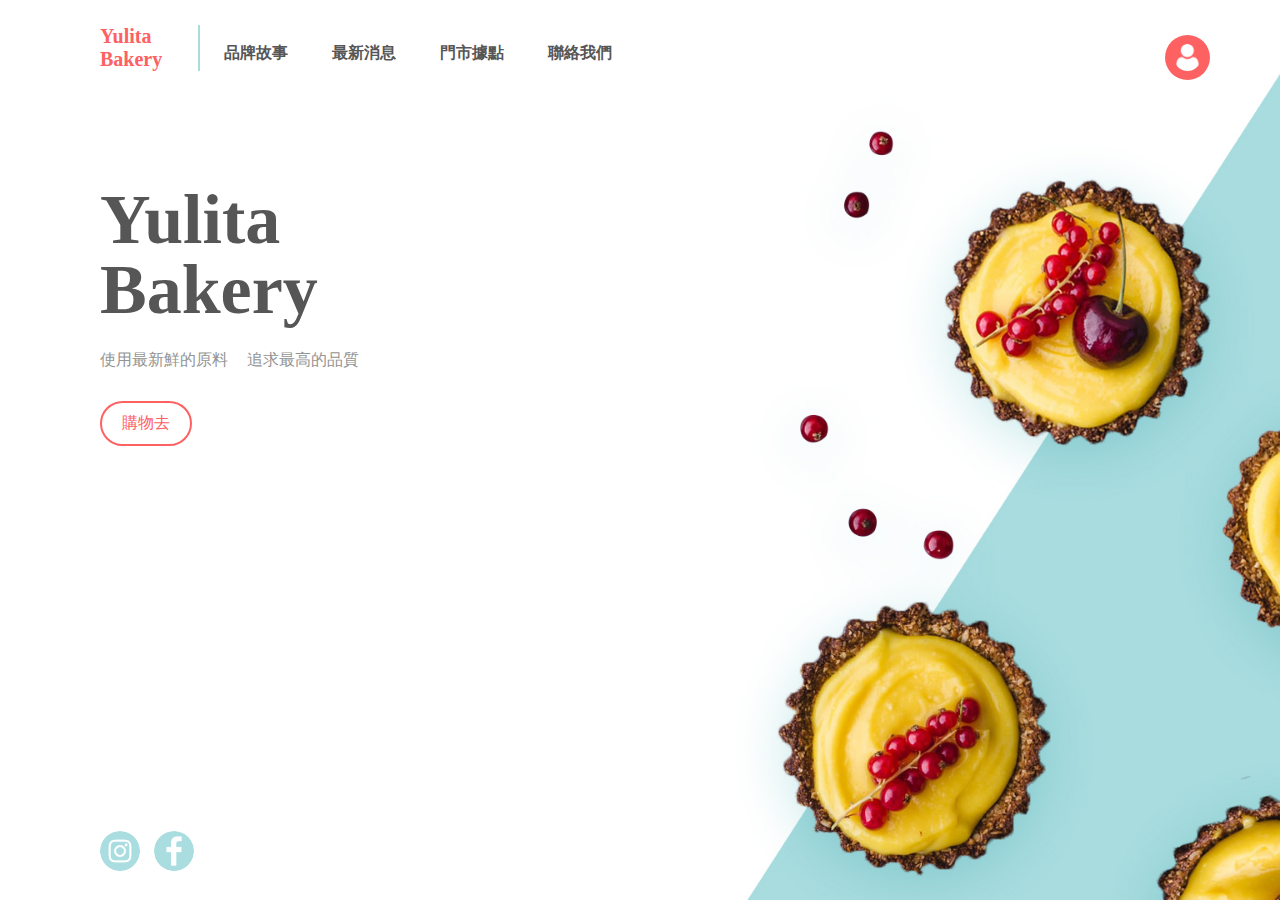
<file: index.html>
<!DOCTYPE html>
<html lang="zh">

<head>
    <meta charset="UTF-8">
    <meta name="viewport" content="width=device-width, initial-scale=1.0">
    <link rel="stylesheet" href="./style/style.css">
    <title>Yulita Bakery</title>
</head>

<body>
    <nav id="rwd-nav">
        <div id="rwd-logo">
            <li>Yulita</li>
            <li>Bakery</li>
        </div>
        <div id="rwd-title">首頁</div>
        <div id="menu">
            <img src="./img/menu.png" alt="">
            <div id="menu-list">
                <a href="index.html"><li id="menu-home">首頁</li></a>
                <a href="story.html"><li id="menu-story">品牌故事</li></a>
                <a href="new.html"><li id="menu-new">最新消息</li></a>
                <a href="store.html"><li id="menu-store">門市據點</li></a>
                <a href="contact.html"><li id="menu-contact">聯絡我們</li></a>
                <a href="product.html"><li id="menu-product">商品專區</li></a>
                <a href="login.html"><li id="menu-login">會員登入</li></a>
                <a href="#"><li id="menu-fb">Facebook</li></a>
                <a href="#"><li id="menu-ig">Instagram</li></a>
            </div>
        </div>
    </nav>
    <div id="bg">
        <nav>
            <ul>
                <div id="logo">
                    <a href="index.html">
                        <li>Yulita</li>
                        <br>
                        <li>Bakery</li>
                    </a>
                </div>
                <div id="content">
                    <li><a href="story.html" id="story">品牌故事</a></li>
                    <li><a href="new.html" id="new">最新消息</a></li>
                    <li><a href="store.html" id="store">門市據點</a></li>
                    <li><a href="contact.html" id="contact">聯絡我們</a></li>
                </div>
                <div id="nav-btn">
                    <li id="login"><a href="login.html"><img src="img/login.png"></a></li>
                </div>
            </ul>
        </nav>
        <section>
            <div id="title">
                <div>Yulita</div>
                <div>Bakery</div>
            </div>
            <div id="s-title">
                <p>使用最新鮮的原料</p>
                <p>追求最高的品質</p>
            </div>
            <button id="home-shop"><a href="product.html">購物去</a></button>
            <div id="contact-btn">
                <a href="#"><img src="./img/instagram.png" alt="instagram" id="ig"></a>
                <a href="#"><img src="img/facebook.png" alt="facebook" id="fb"></a>
            </div>
        </section>


    </div>
</body>

</html>
</file>
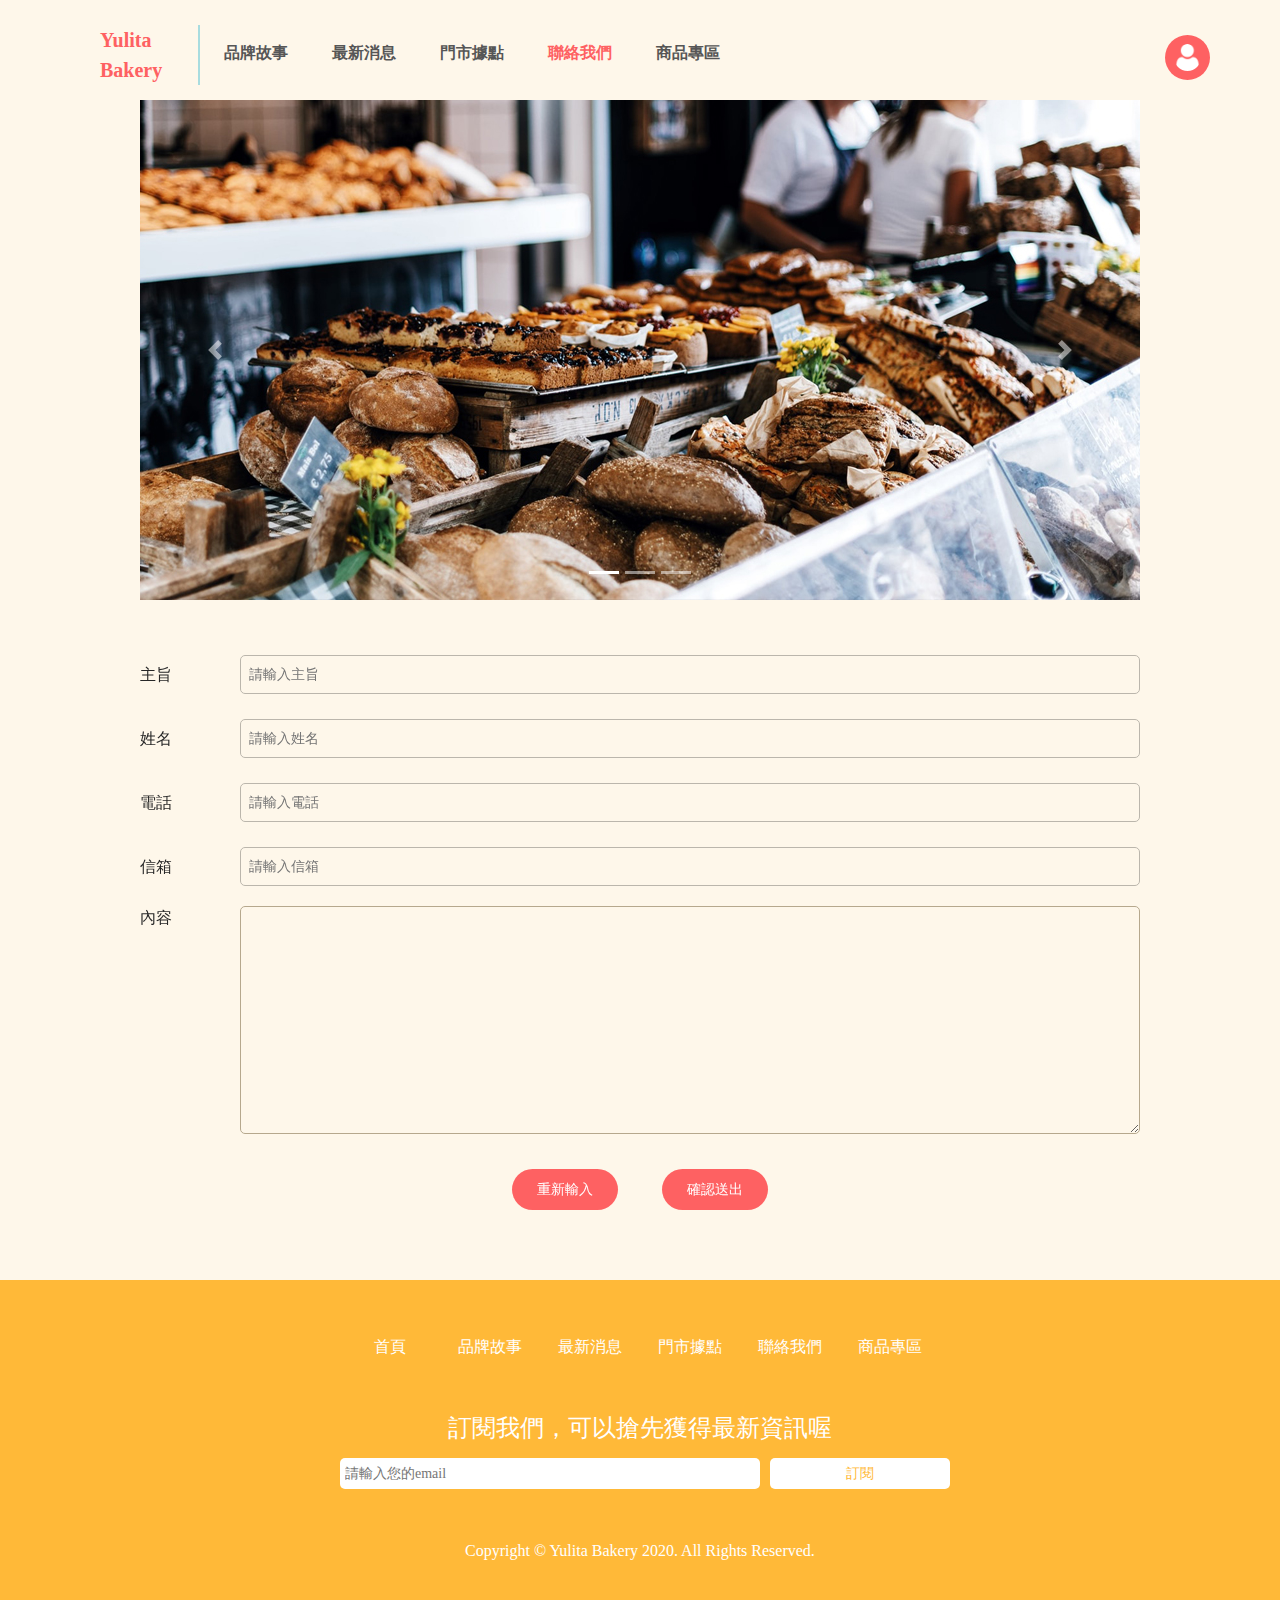
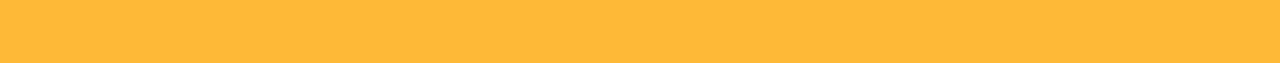
<file: contact.html>
<!DOCTYPE html>
<html lang="zh">

<head>
    <meta charset="UTF-8">
    <meta name="viewport" content="width=device-width, initial-scale=1.0">
    <title>Yulita Bakery</title>

    <!-- Bootatrap CDN -->
    <link rel="stylesheet" href="https://stackpath.bootstrapcdn.com/bootstrap/4.4.1/css/bootstrap.min.css"
        integrity="sha384-Vkoo8x4CGsO3+Hhxv8T/Q5PaXtkKtu6ug5TOeNV6gBiFeWPGFN9MuhOf23Q9Ifjh" crossorigin="anonymous">

    <!-- AOS CSS CDN -->
    <link rel="stylesheet" href="https://unpkg.com/aos@next/dist/aos.css" />
    <!-- my CSS -->
    <link rel="stylesheet" href="./contact/contact.css">

</head>

<body>
    <nav id="rwd-nav">
        <div id="rwd-logo">
            <li>Yulita</li>
            <li>Bakery</li>
        </div>
        <div id="rwd-title">聯絡我們</div>
        <div id="menu">
            <img src="./img/menu.png" alt="">
            <div id="menu-list">
                <a href="index.html">
                    <li id="menu-home">首頁</li>
                </a>
                <a href="story.html">
                    <li id="menu-story">品牌故事</li>
                </a>
                <a href="new.html">
                    <li id="menu-new">最新消息</li>
                </a>
                <a href="store.html">
                    <li id="menu-store">門市據點</li>
                </a>
                <a href="contact.html">
                    <li id="menu-contact">聯絡我們</li>
                </a>
                <a href="product.html">
                    <li id="menu-product">商品專區</li>
                </a>
                <a href="login.html">
                    <li id="menu-login">會員登入</li>
                </a>
                <a href="#">
                    <li id="menu-fb">Facebook</li>
                </a>
                <a href="#">
                    <li id="menu-ig">Instagram</li>
                </a>
            </div>
        </div>
    </nav>
    <div id="bg">
        <nav>
            <ul>
                <div id="logo">
                    <a href="index.html">
                        <li>Yulita</li>
                        <br>
                        <li>Bakery</li>
                    </a>
                </div>
                <div id="content">
                    <li><a href="story.html" id="story">品牌故事</a></li>
                    <li><a href="new.html" id="new">最新消息</a></li>
                    <li><a href="store.html" id="store">門市據點</a></li>
                    <li><a href="contact.html" id="contact">聯絡我們</a></li>
                    <li><a href="product.html" id="product">商品專區</a></li>
                </div>
                <div id="nav-btn">
                    <li id="login"><a href="login.html"><img src="img/login.png"></a></li>
                </div>
            </ul>
        </nav>
    </div>

    <!-- 輪播圖 -->
    <div id="carouselExampleIndicators" class="carousel slide " data-ride="carousel">
        <ol class="carousel-indicators">
            <li data-target="#carouselExampleIndicators" data-slide-to="0" class="active"></li>
            <li data-target="#carouselExampleIndicators" data-slide-to="1"></li>
            <li data-target="#carouselExampleIndicators" data-slide-to="2"></li>
        </ol>
        <div class="carousel-inner">
            <div class="carousel-item active">
                <img src="./img/banner1.jpg" class="d-block w-100" alt="...">
            </div>
            <div class="carousel-item">
                <img src="./img/banner2.jpg" class="d-block w-100" alt="...">
            </div>
            <div class="carousel-item">
                <img src="./img/banner3.jpg" class="d-block w-100" alt="...">
            </div>
        </div>
        <a class="carousel-control-prev" href="#carouselExampleIndicators" role="button" data-slide="prev">
            <span class="carousel-control-prev-icon" aria-hidden="true"></span>
            <span class="sr-only">Previous</span>
        </a>
        <a class="carousel-control-next" href="#carouselExampleIndicators" role="button" data-slide="next">
            <span class="carousel-control-next-icon" aria-hidden="true"></span>
            <span class="sr-only">Next</span>
        </a>
    </div>

    <div id="contact-content" data-aos="fade-up" data-aos-delay="300"
    data-aos-duration="1000" data-aos-once="true" data-aos-offset="200">
        <form action="mailto:yl301114@gmail.com" method="post">
            <div class="form">
                <label for="subject">主旨</label>
                <input type="text" id="subject" name="subject" placeholder="請輸入主旨">
            </div>

            <div class="form">
                <label for="name">姓名</label>
                <input type="text" id="name" name="name" placeholder="請輸入姓名" required>
            </div>
            <div class="form">
                <label for="phone">電話</label>
                <input type="text" id="phone" name="phone" placeholder="請輸入電話" required>
            </div>
            <div class="form">
                <label for="mail">信箱</label>
                <input type="email" id="mail" name="mail" placeholder="請輸入信箱" required>
            </div>

            <div id="form-text">
                <label for="text">內容</label>
                <textarea name="text" id="text" cols="40" rows="10"></textarea>
            </div>

            <div id="btn">
                <input type="reset" id="reset" value="重新輸入">
                <input type="submit" id="submit" value="確認送出">
            </div>
        </form>
    </div>

    <footer>
        <div id="footer-box">
            <div id="link">
                <div id="link-box">
                    <div class="link"><a href="index.html">首頁</a></div>
                    <div class="link"><a href="story.html">品牌故事</a></div>
                    <div class="link"><a href="new.html">最新消息</a></div>
                    <div class="link"><a href="store.html">門市據點</a></div>
                    <div class="link"><a href="contact.html">聯絡我們</a></div>
                    <div class="link"><a href="product.html">商品專區</a></div>
                </div>
            </div>
            <div id="sub-box">
                <h3>訂閱我們，可以搶先獲得最新資訊喔</h3>
                <div id="sub">
                    <input type="email" placeholder="請輸入您的email">
                    <button>訂閱</button>
                </div>
            </div>
            <div id="copy">
                Copyright &copy; Yulita Bakery 2020. All Rights Reserved.
            </div>
        </div>
    </footer>

    <!-- Bootstrap JS CDN -->
    <script src="https://code.jquery.com/jquery-3.4.1.slim.min.js"
        integrity="sha384-J6qa4849blE2+poT4WnyKhv5vZF5SrPo0iEjwBvKU7imGFAV0wwj1yYfoRSJoZ+n"
        crossorigin="anonymous"></script>
    <script src="https://cdn.jsdelivr.net/npm/popper.js@1.16.0/dist/umd/popper.min.js"
        integrity="sha384-Q6E9RHvbIyZFJoft+2mJbHaEWldlvI9IOYy5n3zV9zzTtmI3UksdQRVvoxMfooAo"
        crossorigin="anonymous"></script>
    <script src="https://stackpath.bootstrapcdn.com/bootstrap/4.4.1/js/bootstrap.min.js"
        integrity="sha384-wfSDF2E50Y2D1uUdj0O3uMBJnjuUD4Ih7YwaYd1iqfktj0Uod8GCExl3Og8ifwB6"
        crossorigin="anonymous"></script>

    <!-- AOS JS CDN -->
    <script src="https://unpkg.com/aos@next/dist/aos.js"></script>
    <script>
        AOS.init();
    </script>
</file>
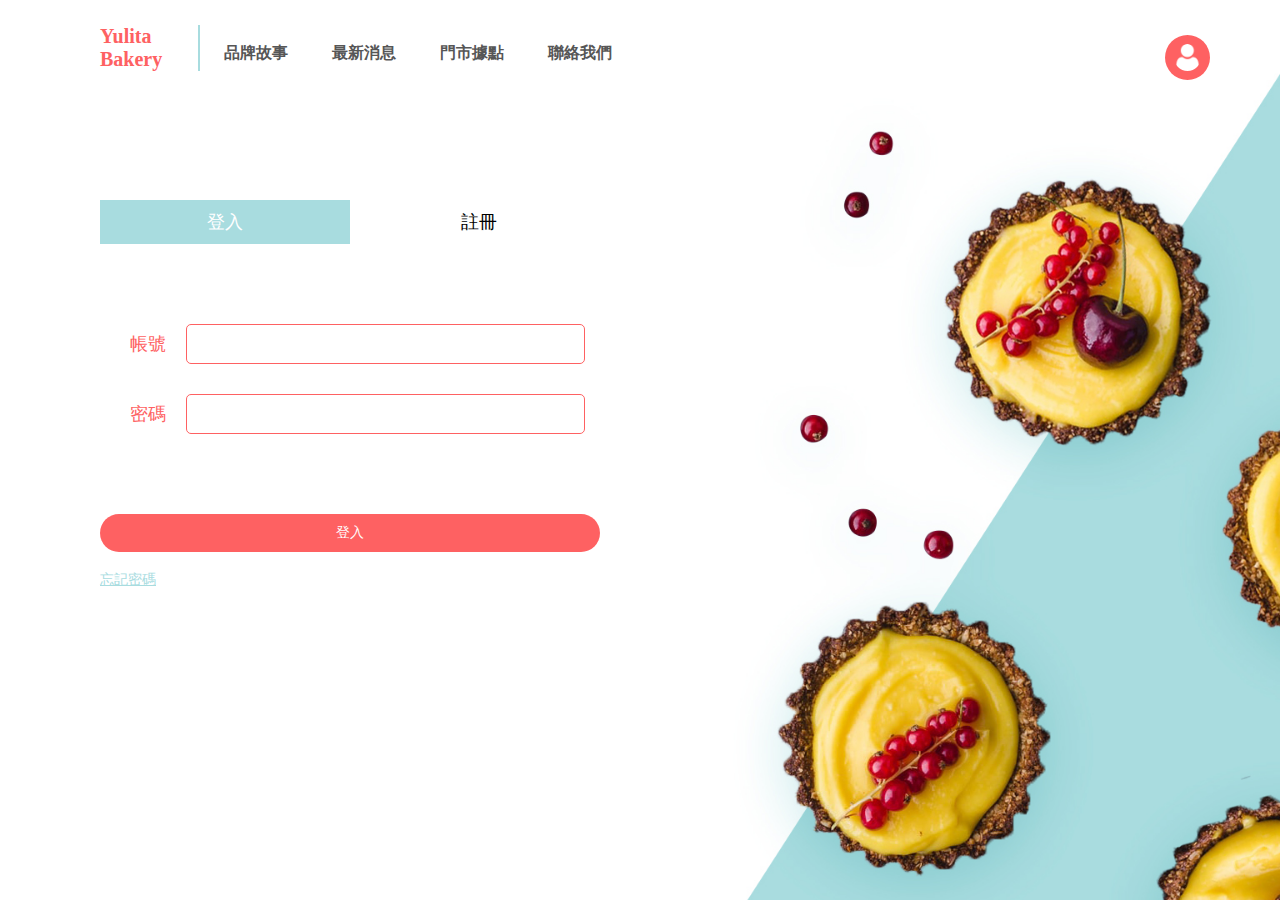
<file: login.html>
<!DOCTYPE html>
<html lang="zh">

<head>
    <meta charset="UTF-8">
    <meta name="viewport" content="width=device-width, initial-scale=1.0">
    <link rel="stylesheet" href="./login/login.css">
    <title>Yulita Bakery</title>
</head>

<body>
    <nav id="rwd-nav">
        <div id="rwd-logo">
            <li>Yulita</li>
            <li>Bakery</li>
        </div>
        <div id="rwd-title">登入/註冊</div>
        <div id="menu">
            <img src="./img/menu.png" alt="">
            <div id="menu-list">
                <a href="index.html"><li id="menu-home">首頁</li></a>
                <a href="story.html"><li id="menu-story">品牌故事</li></a>
                <a href="new.html"><li id="menu-new">最新消息</li></a>
                <a href="store.html"><li id="menu-store">門市據點</li></a>
                <a href="contact.html"><li id="menu-contact">聯絡我們</li></a>
                <a href="product.html"><li id="menu-product">商品專區</li></a>
                <a href="login.html"><li id="menu-login">會員登入</li></a>
                <a href="#"><li id="menu-fb">Facebook</li></a>
                <a href="#"><li id="menu-ig">Instagram</li></a>
            </div>
        </div>
    </nav>
    <div id="bg">
        <nav>
            <ul>
                <div id="logo">
                    <a href="index.html">
                        <li>Yulita</li>
                        <br>
                        <li>Bakery</li>
                    </a>
                </div>
                <div id="content">
                    <li><a href="story.html" id="story">品牌故事</a></li>
                    <li><a href="new.html" id="new">最新消息</a></li>
                    <li><a href="store.html" id="store">門市據點</a></li>
                    <li><a href="contact.html" id="contact">聯絡我們</a></li>
                </div>
                <div id="nav-btn">
                    <li id="login"><a href="login.html"><img src="img/login.png"></a></li>
                </div>
            </ul>
        </nav>
        <section>
            <div id="choice">
                <div class="choice" id="signin">登入</div>
                <div class="choice" id="signup">註冊</div>
            </div>

            <div id="signin-content">
                <div class="form-box">
                    <label for="account">帳號</label>
                    <input type="email" name="account" id="account" required>
                </div>
                <div class="form-box">
                    <label for="password">密碼</label>
                    <input type="password" name="password" id="password" required>
                </div>
                <div class="btn">
                    <button>登入</button>
                </div>
                <br>
                <a href="#" id="forget">忘記密碼</a>
            </div>


            <div id="signup-content">
                <div class="form-box">
                    <label for="name">ID</label>
                    <input type="text" name="name" id="name" required>
                </div>
                <div class="form-box">
                    <label for="account">帳號</label>
                    <input type="text" name="account" id="account" required>
                </div>
                <div class="form-box">
                    <label for="password">密碼</label>
                    <input type="password" name="password" id="password" required>
                </div>
                <div class="form-box">
                    <label for="password2">再輸入一次密碼</label>
                    <input type="password" name="password2" id="password2" required>
                </div>

                <div class="btn">
                    <button>註冊</button>
                </div>
            </div>
        </section>


    </div>

    <!-- jQuery CDN -->
    <script src="https://ajax.googleapis.com/ajax/libs/jquery/3.4.1/jquery.min.js"></script>
    <script src="./login/login.js"></script>


</body>

</html>
</file>
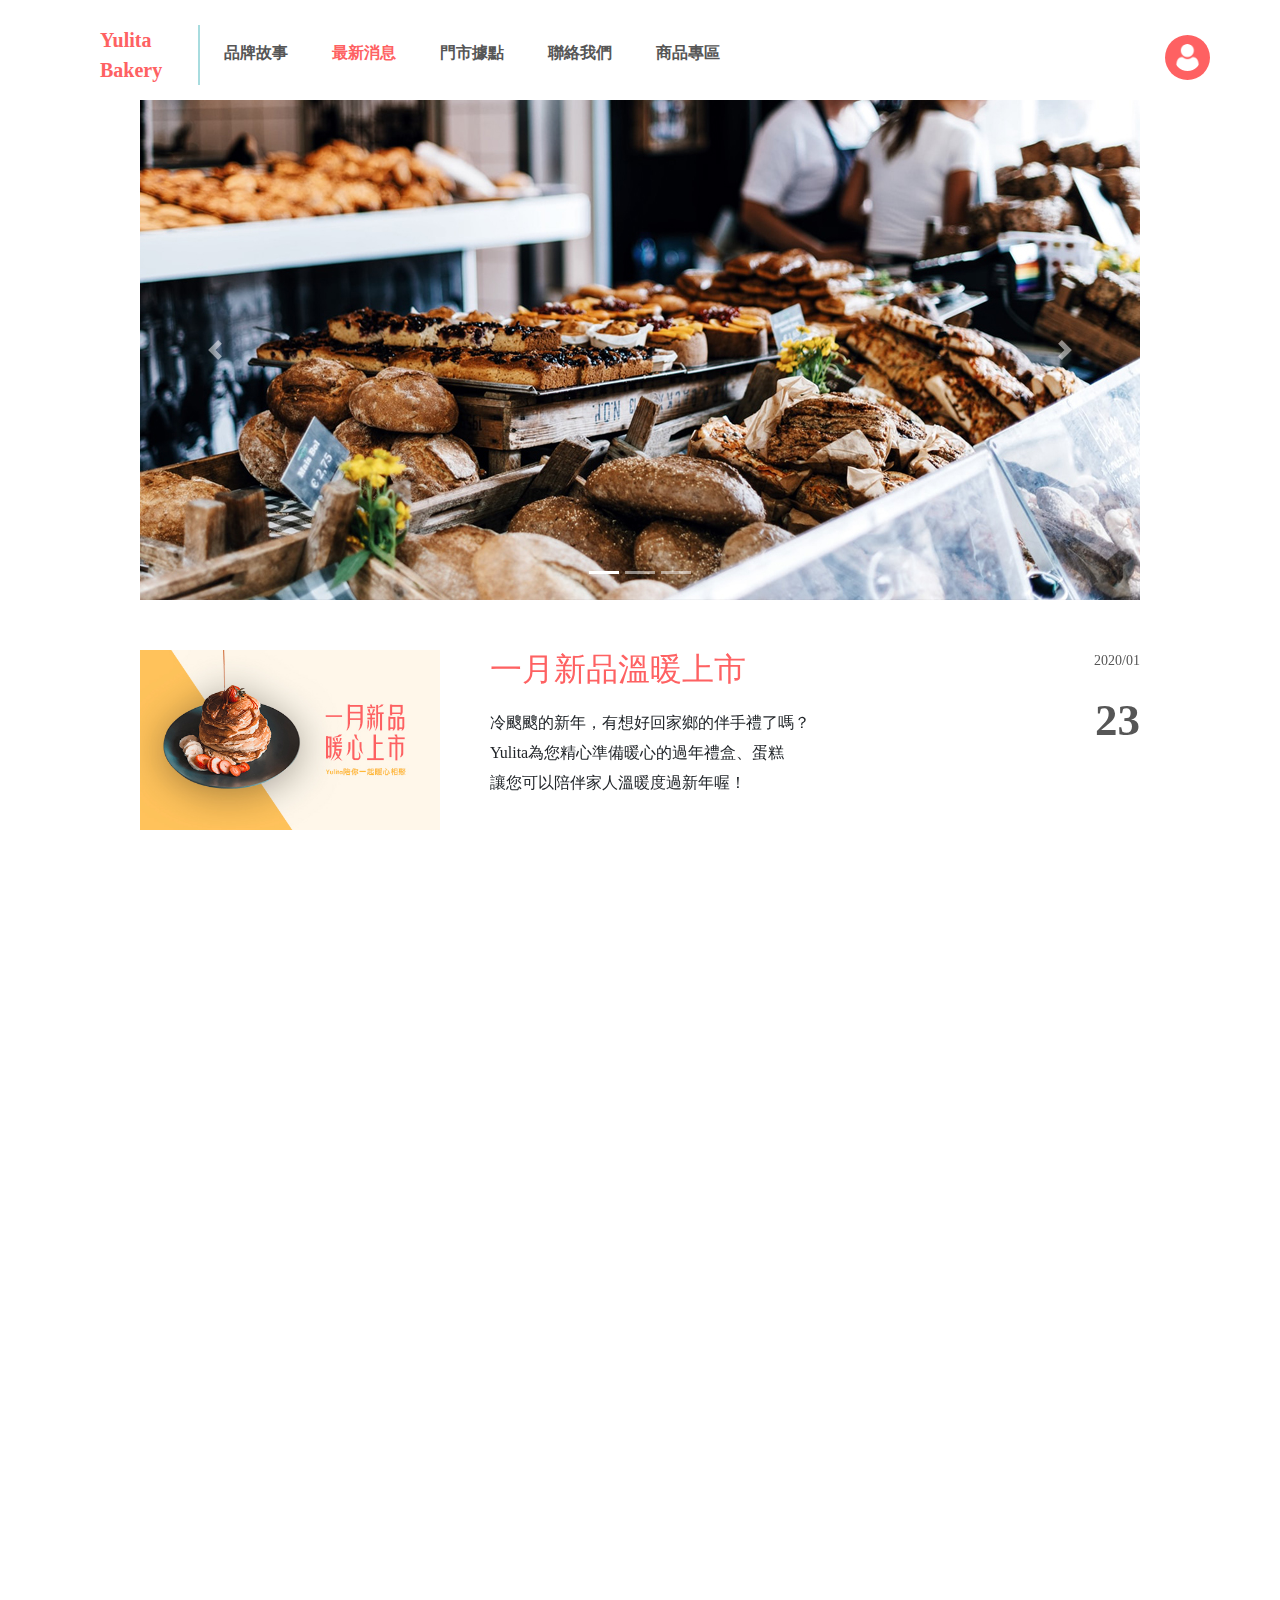
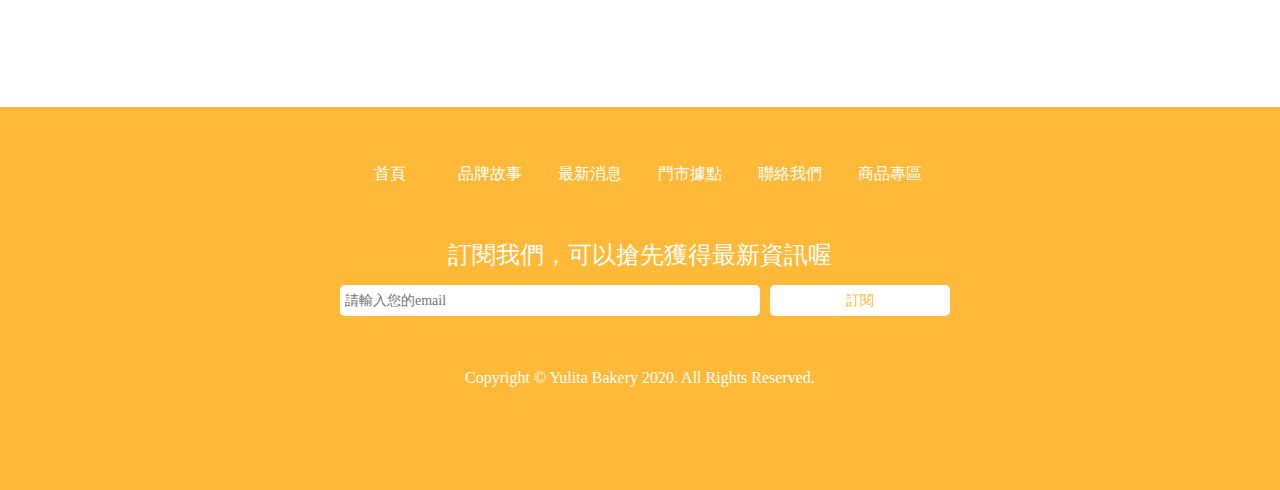
<file: new.html>
<!DOCTYPE html>
<html lang="zh">

<head>
    <meta charset="UTF-8">
    <meta name="viewport" content="width=device-width, initial-scale=1.0">
    <title>Yulita Bakery</title>

    <!-- Bootatrap CDN -->
    <link rel="stylesheet" href="https://stackpath.bootstrapcdn.com/bootstrap/4.4.1/css/bootstrap.min.css"
        integrity="sha384-Vkoo8x4CGsO3+Hhxv8T/Q5PaXtkKtu6ug5TOeNV6gBiFeWPGFN9MuhOf23Q9Ifjh" crossorigin="anonymous">

    <!-- AOS CSS CDN -->
    <link rel="stylesheet" href="https://unpkg.com/aos@next/dist/aos.css" />
    <!-- my CSS -->
    <link rel="stylesheet" href="./new/new.css">

</head>

<body>
    <nav id="rwd-nav">
        <div id="rwd-logo">
            <li>Yulita</li>
            <li>Bakery</li>
        </div>
        <div id="rwd-title">最新消息</div>
        <div id="menu">
            <img src="./img/menu.png" alt="">
            <div id="menu-list">
                <a href="index.html">
                    <li id="menu-home">首頁</li>
                </a>
                <a href="story.html">
                    <li id="menu-story">品牌故事</li>
                </a>
                <a href="new.html">
                    <li id="menu-new">最新消息</li>
                </a>
                <a href="store.html">
                    <li id="menu-store">門市據點</li>
                </a>
                <a href="contact.html">
                    <li id="menu-contact">聯絡我們</li>
                </a>
                <a href="product.html">
                    <li id="menu-product">商品專區</li>
                </a>
                <a href="login.html">
                    <li id="menu-login">會員登入</li>
                </a>
                <a href="#">
                    <li id="menu-fb">Facebook</li>
                </a>
                <a href="#">
                    <li id="menu-ig">Instagram</li>
                </a>
            </div>
        </div>
    </nav>
    <div id="bg">
        <nav>
            <ul>
                <div id="logo">
                    <a href="index.html">
                        <li>Yulita</li>
                        <br>
                        <li>Bakery</li>
                    </a>
                </div>
                <div id="content">
                    <li><a href="story.html" id="story">品牌故事</a></li>
                    <li><a href="new.html" id="new">最新消息</a></li>
                    <li><a href="store.html" id="store">門市據點</a></li>
                    <li><a href="contact.html" id="contact">聯絡我們</a></li>
                    <li><a href="product.html" id="product">商品專區</a></li>
                </div>
                <div id="nav-btn">
                    <li id="login"><a href="login.html"><img src="img/login.png"></a></li>
                </div>
            </ul>
        </nav>
    </div>

    <!-- 輪播圖 -->
    <div id="carouselExampleIndicators" class="carousel slide " data-ride="carousel">
        <ol class="carousel-indicators">
            <li data-target="#carouselExampleIndicators" data-slide-to="0" class="active"></li>
            <li data-target="#carouselExampleIndicators" data-slide-to="1"></li>
            <li data-target="#carouselExampleIndicators" data-slide-to="2"></li>
        </ol>
        <div class="carousel-inner">
            <div class="carousel-item active">
                <img src="./img/banner1.jpg" class="d-block w-100" alt="...">
            </div>
            <div class="carousel-item">
                <img src="./img/banner2.jpg" class="d-block w-100" alt="...">
            </div>
            <div class="carousel-item">
                <img src="./img/banner3.jpg" class="d-block w-100" alt="...">
            </div>
        </div>
        <a class="carousel-control-prev" href="#carouselExampleIndicators" role="button" data-slide="prev">
            <span class="carousel-control-prev-icon" aria-hidden="true"></span>
            <span class="sr-only">Previous</span>
        </a>
        <a class="carousel-control-next" href="#carouselExampleIndicators" role="button" data-slide="next">
            <span class="carousel-control-next-icon" aria-hidden="true"></span>
            <span class="sr-only">Next</span>
        </a>
    </div>

    <div id="new-content">
        <div class="new" id="new1" data-aos="fade-right" data-aos-delay="50" data-aos-duration="1000"
            data-aos-once="true">
            <img src="./img/new1.jpg" alt="">
            <div class="text">
                <h2>一月新品溫暖上市</h2>
                <p>冷颼颼的新年，有想好回家鄉的伴手禮了嗎？</p>
                <p>Yulita為您精心準備暖心的過年禮盒、蛋糕</p>
                <p>讓您可以陪伴家人溫暖度過新年喔！</p>
                <div class="date-RWD">
                    2020/01/23
                </div>
            </div>
            <div class="date">
                <p class="month">2020/01</p>
                <p class="day">23</p>
            </div>

        </div>
        <div class="new" id="new2" data-aos="fade-right" data-aos-delay="100" data-aos-duration="1000"
            data-aos-once="true">
            <img src="./img/new2.jpg" alt="">
            <div class="text">
                <h2>整修公告</h2>
                <p>由於本店烤爐故障</p>
                <p>須等待修理完畢後才能繼續烘烤麵包</p>
                <p>因此今日店休一天</p>
                <p>造成不便敬請見諒</p>
                <div class="date-RWD">
                    2020/01/23
                </div>
            </div>
            <div class="date">
                <p class="month">2020/01</p>
                <p class="day">23</p>
            </div>

        </div>
        <div class="new" id="new3" data-aos="fade-right" data-aos-delay="150" data-aos-duration="1000"
            data-aos-once="true">
            <img src="./img/new3.jpg" alt="">
            <div class="text">
                <h2>因應總統大選本日歇業！</h2>
                <p>今天是最重要的總統大選日</p>
                <p>為了讓本店員工能夠行使自己的投票權</p>
                <p>因此今日店休一天</p>
                <p>造成不便敬請見諒</p>
                <div class="date-RWD">
                    2020/01/11
                </div>
            </div>
            <div class="date">
                <p class="month">2020/01</p>
                <p class="day">11</p>
            </div>

        </div>
        <div class="new" id="new4" data-aos="fade-right" data-aos-delay="200" data-aos-duration="1000"
            data-aos-once="true">
            <img src="./img/new4.jpg" alt="">
            <div class="text">
                <h2>粉紅風暴來襲！紅寶石巧克力粉嫩上市</h2>
                <p>Yulita又研發出新產品囉！</p>
                <p>粉嫩粉嫩的外表，是不是讓女孩子都想戀愛了呢？</p>
                <p>別猶豫了！快來買吧！</p>
                <div class="date-RWD">
                    2020/12/26
                </div>
            </div>
            <div class="date">
                <p class="month">2019/12</p>
                <p class="day">26</p>
            </div>

        </div>
        <div class="new" id="new5" data-aos="fade-right" data-aos-delay="250" data-aos-duration="1000"
            data-aos-once="true">
            <img src="./img/new5.jpg" alt="">
            <div class="text">
                <h2>聖誕新品叮噹上市</h2>
                <p>還在想要怎麼和家人或朋友度過聖誕節嗎</p>
                <p>Yulita的聖誕節蛋糕可以讓你甜蜜歡慶聖誕節喔！</p>
                <div class="date-RWD">
                    2020/12/19
                </div>
            </div>
            <div class="date">
                <p class="month">2019/12</p>
                <p class="day">19</p>
            </div>

        </div>
    </div>

    <footer>
        <div id="footer-box">
            <div id="link">
                <div id="link-box">
                    <div class="link"><a href="index.html">首頁</a></div>
                    <div class="link"><a href="story.html">品牌故事</a></div>
                    <div class="link"><a href="new.html">最新消息</a></div>
                    <div class="link"><a href="store.html">門市據點</a></div>
                    <div class="link"><a href="contact.html">聯絡我們</a></div>
                    <div class="link"><a href="product.html">商品專區</a></div>
                </div>
            </div>
            <div id="sub-box">
                <h3>訂閱我們，可以搶先獲得最新資訊喔</h3>
                <div id="sub">
                    <input type="email" placeholder="請輸入您的email">
                    <button>訂閱</button>
                </div>
            </div>
            <div id="copy">
                Copyright &copy; Yulita Bakery 2020. All Rights Reserved.
            </div>
        </div>
    </footer>


    <!-- Bootstrap JS CDN -->
    <script src="https://code.jquery.com/jquery-3.4.1.slim.min.js"
        integrity="sha384-J6qa4849blE2+poT4WnyKhv5vZF5SrPo0iEjwBvKU7imGFAV0wwj1yYfoRSJoZ+n"
        crossorigin="anonymous"></script>
    <script src="https://cdn.jsdelivr.net/npm/popper.js@1.16.0/dist/umd/popper.min.js"
        integrity="sha384-Q6E9RHvbIyZFJoft+2mJbHaEWldlvI9IOYy5n3zV9zzTtmI3UksdQRVvoxMfooAo"
        crossorigin="anonymous"></script>
    <script src="https://stackpath.bootstrapcdn.com/bootstrap/4.4.1/js/bootstrap.min.js"
        integrity="sha384-wfSDF2E50Y2D1uUdj0O3uMBJnjuUD4Ih7YwaYd1iqfktj0Uod8GCExl3Og8ifwB6"
        crossorigin="anonymous"></script>

    <!-- AOS JS CDN -->
    <script src="https://unpkg.com/aos@next/dist/aos.js"></script>
    <script>
        AOS.init();
    </script>


</body>

</html>
</file>
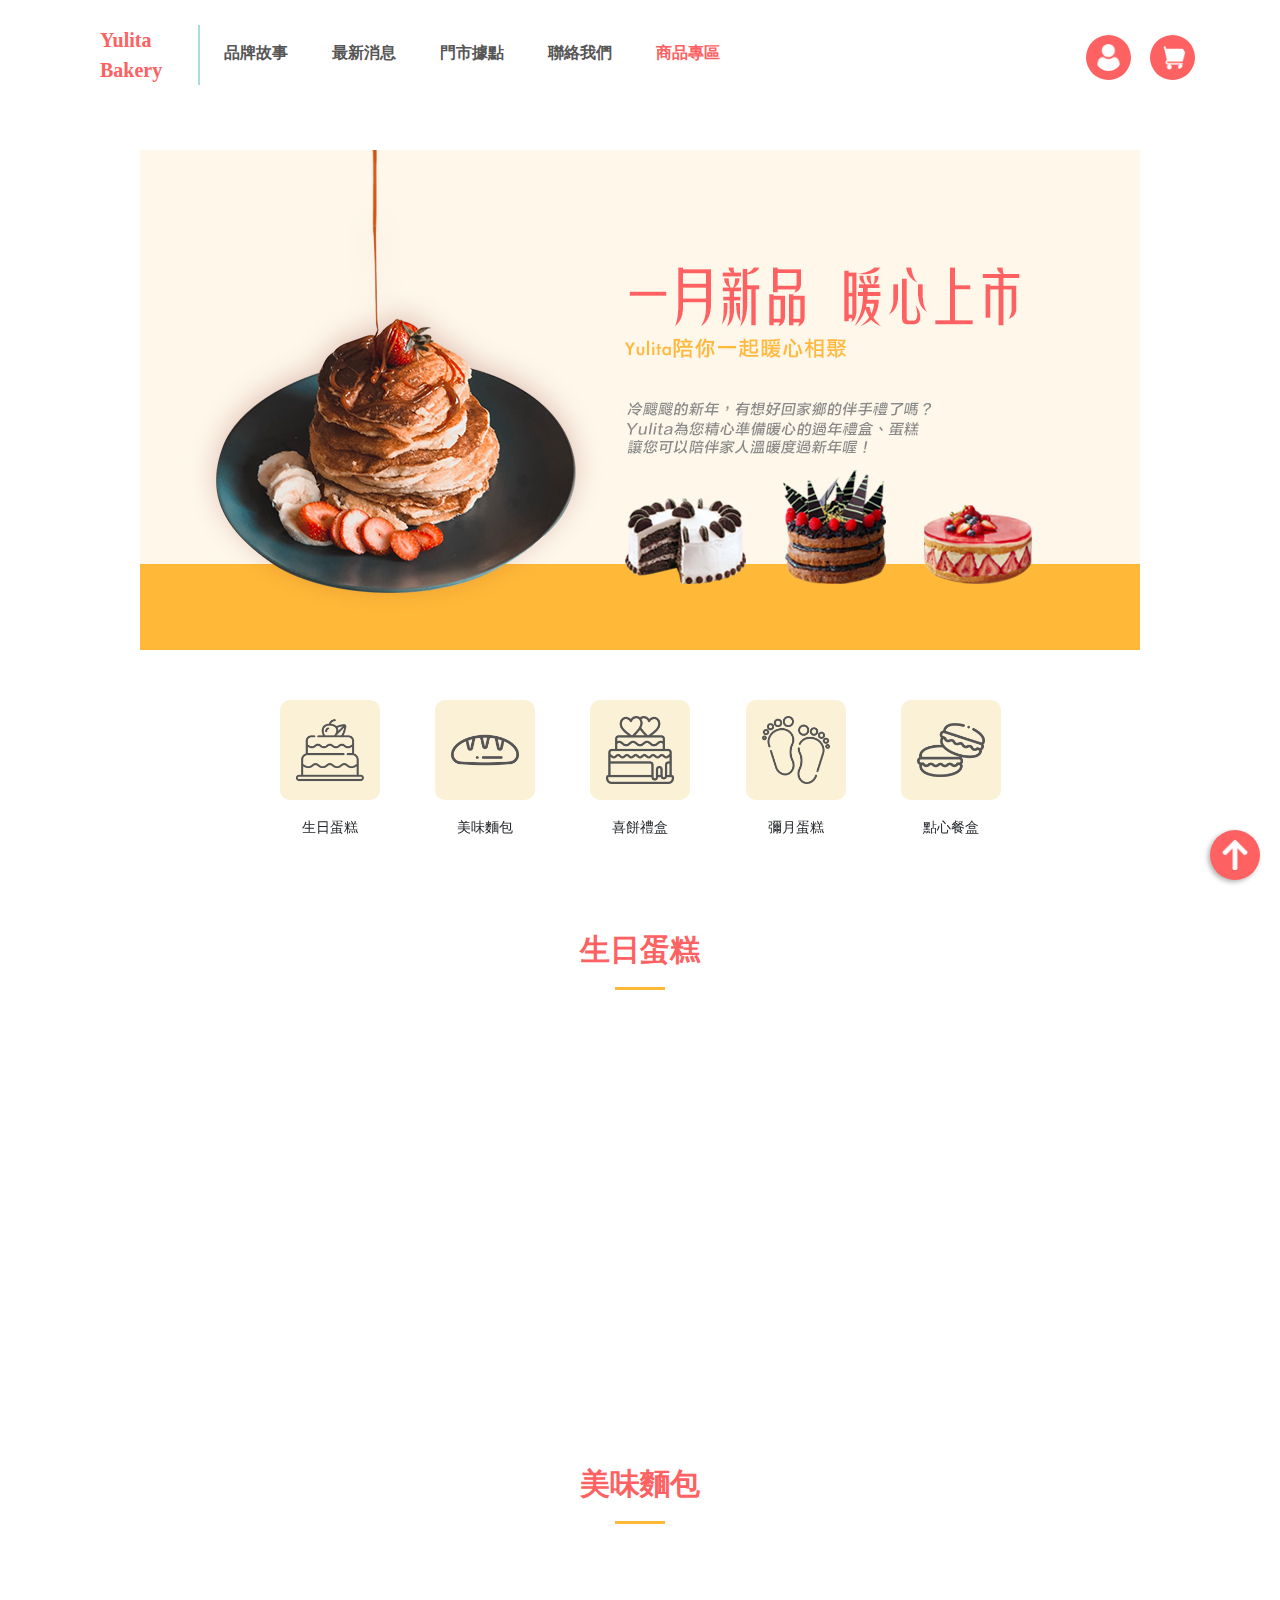
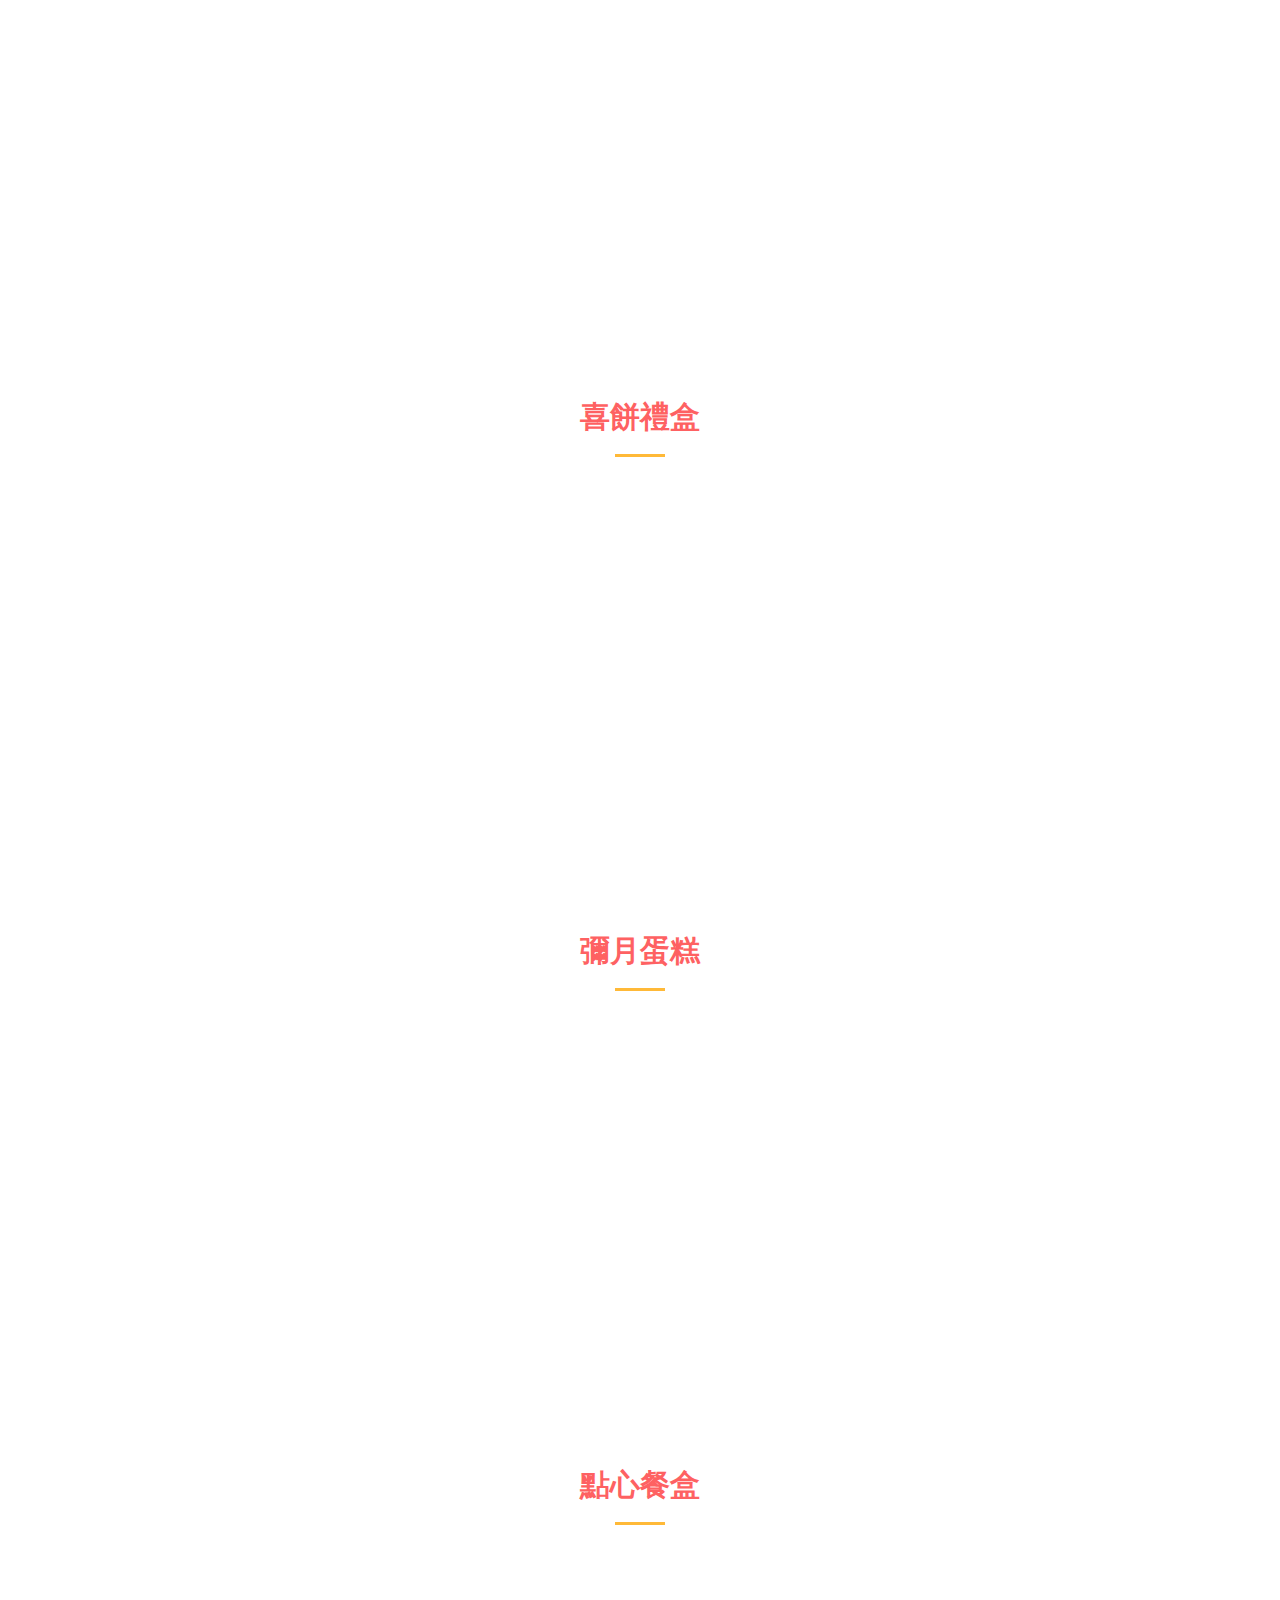
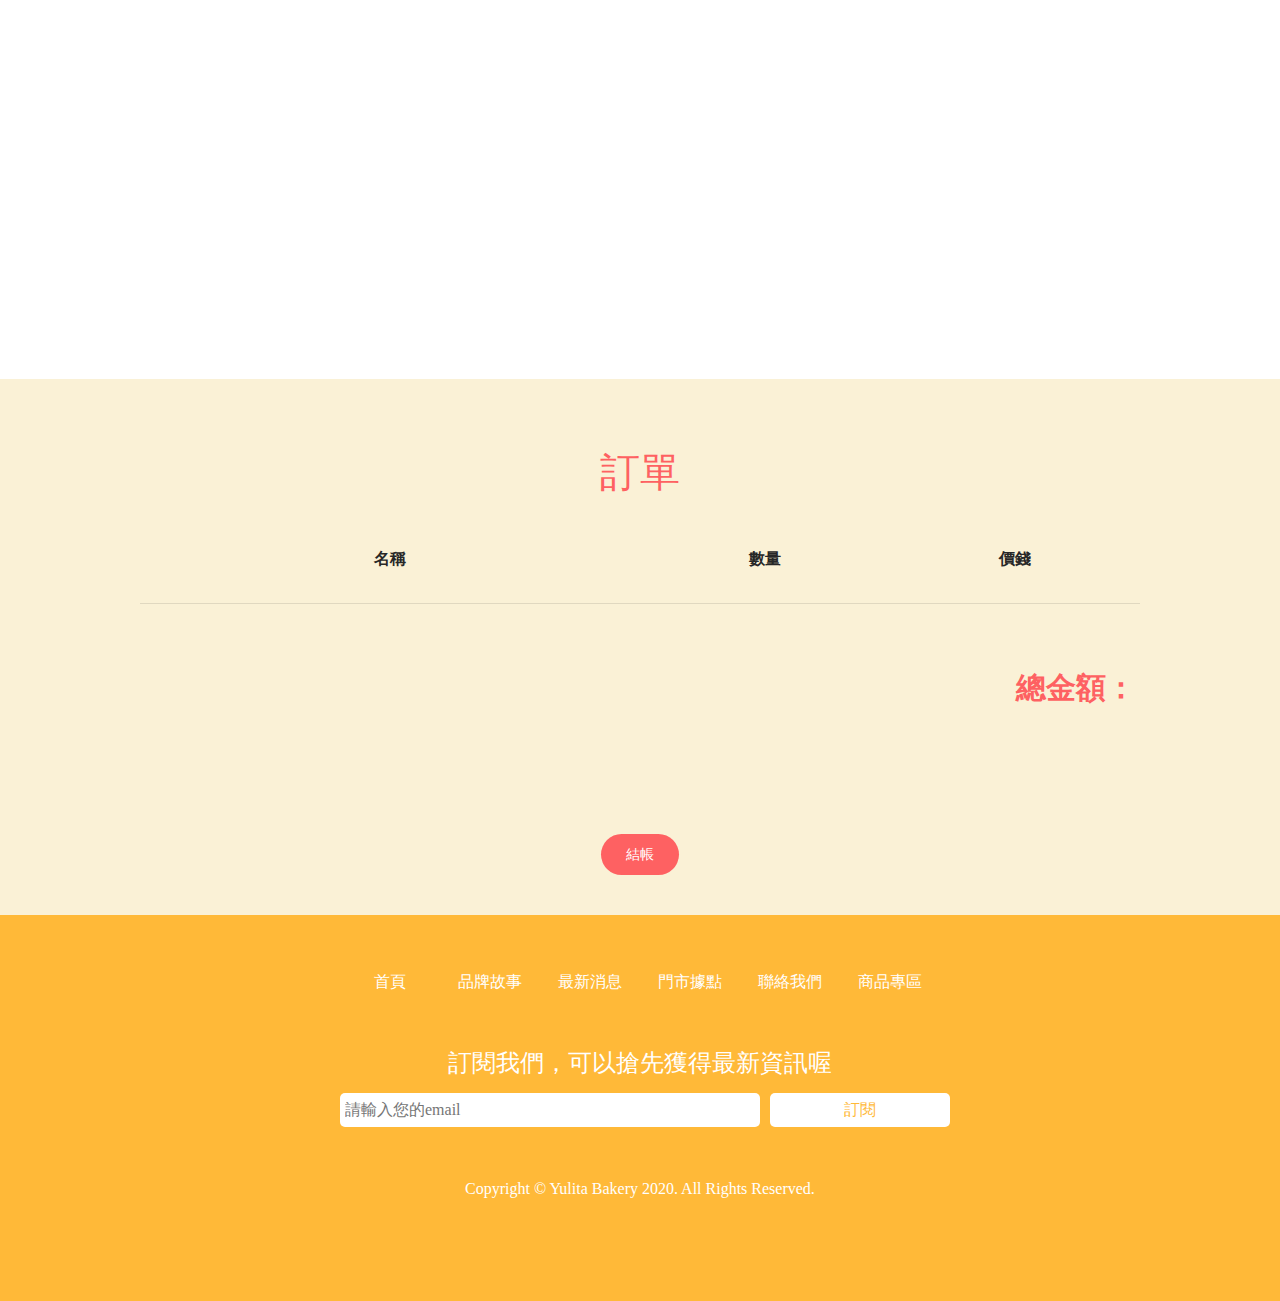
<file: product.html>
<!DOCTYPE html>
<html lang="zh">

<head>
    <meta charset="UTF-8">
    <meta name="viewport" content="width=device-width, initial-scale=1.0">
    <title>Yulita Bakery</title>

    <!-- Bootatrap CSS CDN -->
    <link rel="stylesheet" href="https://stackpath.bootstrapcdn.com/bootstrap/4.4.1/css/bootstrap.min.css"
        integrity="sha384-Vkoo8x4CGsO3+Hhxv8T/Q5PaXtkKtu6ug5TOeNV6gBiFeWPGFN9MuhOf23Q9Ifjh" crossorigin="anonymous">

    <!-- AOS CSS CDN -->
    <link rel="stylesheet" href="https://unpkg.com/aos@next/dist/aos.css" />
    <!-- my CSS -->
    <link rel="stylesheet" href="./product/product.css">

</head>

<body>
    <nav id="rwd-nav">
        <div id="rwd-logo">
            <li>Yulita</li>
            <li>Bakery</li>
        </div>
        <div id="rwd-title">商品專區</div>
        <div id="menu">
            <img src="./img/menu.png" alt="">
            <div id="menu-list">
                <a href="index.html"><li id="menu-home">首頁</li></a>
                <a href="story.html"><li id="menu-story">品牌故事</li></a>
                <a href="new.html"><li id="menu-new">最新消息</li></a>
                <a href="store.html"><li id="menu-store">門市據點</li></a>
                <a href="contact.html"><li id="menu-contact">聯絡我們</li></a>
                <a href="product.html"><li id="menu-product">商品專區</li></a>
                <a href="login.html"><li id="menu-login">會員登入</li></a>
                <a href="#"><li id="menu-fb">Facebook</li></a>
                <a href="#"><li id="menu-ig">Instagram</li></a>
            </div>
        </div>
    </nav>

    <div id="bg">
        <nav>
            <ul>
                <div id="logo">
                    <a href="index.html">
                        <li>Yulita</li>
                        <br>
                        <li>Bakery</li>
                    </a>
                </div>
                <div id="content">
                    <li><a href="story.html" id="story">品牌故事</a></li>
                    <li><a href="new.html" id="new">最新消息</a></li>
                    <li><a href="store.html" id="store">門市據點</a></li>
                    <li><a href="contact.html" id="contact">聯絡我們</a></li>
                    <li><a href="product.html" id="product">商品專區</a></li>
                </div>
                <div id="nav-btn">
                    <li id="login"><a href="login.html"><img src="img/login.png"></a></li>
                    <li id="car" data-goto-target="#check" data-goto-duration="1200"><img src="img/car.png"></li>
                </div>
            </ul>
        </nav>
    </div>

    <section id="banner">
        <img src="./img/product-banner.jpg" alt="banner">
    </section>

    <div id="product-content">
        <!-- card -->
        <div class="container" id="icon">
            <div class="card-group" id="icon-group">
                <div class="card border-0" data-aos="flip-left" data-aos-delay="300" data-aos-once="true">
                    <img src="./img/cake.png" class="card-img-top mx-auto card-icon p-3" alt="..." id="icon1"
                        data-goto-target="#birthday" data-goto-duration="200">
                    <div class="card-body text-center">
                        <h5 class="card-title">生日蛋糕</h5>
                    </div>
                </div>
                <div class="card border-0" data-aos="flip-left" data-aos-delay="300" data-aos-once="true">
                    <img src="./img/bread.png" class="card-img-top mx-auto card-icon p-3" alt="..." id="icon2"
                        data-goto-target="#bread" data-goto-duration="400">
                    <div class="card-body text-center">
                        <h5 class="card-title">美味麵包</h5>
                    </div>
                </div>
                <div class="card border-0" data-aos="flip-left" data-aos-delay="300" data-aos-once="true">
                    <img src="./img/wedding.png" class="card-img-top mx-auto card-icon p-3" alt="..." id="icon3"
                        data-goto-target="#wedding" data-goto-duration="600">
                    <div class="card-body text-center">
                        <h5 class="card-title">喜餅禮盒</h5>
                    </div>
                </div>
                <div class="card border-0" data-aos="flip-left" data-aos-delay="300" data-aos-once="true">
                    <img src="./img/foot.png" class="card-img-top mx-auto card-icon p-3" alt="..." id="icon4"
                        data-goto-target="#baby" data-goto-duration="800">
                    <div class="card-body text-center">
                        <h5 class="card-title">彌月蛋糕</h5>
                    </div>
                </div>
                <div class="card border-0" data-aos="flip-left" data-aos-delay="300" data-aos-once="true">
                    <img src="./img/snack.png" class="card-img-top mx-auto card-icon p-3" alt="..." id="icon5"
                        data-goto-target="#snack" data-goto-duration="1000">
                    <div class="card-body text-center">
                        <h5 class="card-title">點心餐盒</h5>
                    </div>
                </div>
            </div>
        </div>

        <!-- 生日蛋糕 -->
        <div class="container" id="birthday">
            <h2 class="text-center py-4 my-5">生日蛋糕</h2>
            <div class="card-group">
                <div class="card border-0" data-aos="flip-left" data-aos-delay="300" data-aos-once="true">
                    <div class="img-box" id="pic1-1">
                        <div class="hover-color">
                            <div class="buy-btn" id="btn1-1">加入購物車</div>
                        </div>
                    </div>
                    <div class="card-body text-center">
                        <h5 class="card-title">甜蜜草莓</h5>
                        <p>NT$250</p>
                    </div>
                    <div class="buy-btn-rwd" id="btn1-1-rwd">加入購物車</div>
                </div>
                <div class="card border-0" data-aos="flip-left" data-aos-delay="300" data-aos-once="true">
                    <div class="img-box" id="pic1-2">
                        <div class="hover-color">
                            <div class="buy-btn" id="btn1-2">加入購物車</div>
                        </div>
                    </div>
                    <div class="card-body text-center">
                        <h5 class="card-title">水果派對</h5>
                        <p>NT$200</p>
                    </div>
                    <div class="buy-btn-rwd" id="btn1-2-rwd">加入購物車</div>
                </div>
                <div class="card border-0" data-aos="flip-left" data-aos-delay="300" data-aos-once="true">
                    <div class="img-box" id="pic1-3">
                        <div class="hover-color">
                            <div class="buy-btn" id="btn1-3">加入購物車</div>
                        </div>
                    </div>
                    <div class="card-body text-center">
                        <h5 class="card-title">巧克力蛋糕</h5>
                        <p>NT$150</p>
                    </div>
                    <div class="buy-btn-rwd" id="btn1-3-rwd">加入購物車</div>
                </div>
                <div class="card border-0" data-aos="flip-left" data-aos-delay="300" data-aos-once="true">
                    <div class="img-box" id="pic1-4">
                        <div class="hover-color">
                            <div class="buy-btn" id="btn1-4">加入購物車</div>
                        </div>
                    </div>
                    <div class="card-body text-center">
                        <h5 class="card-title">藍莓蛋糕</h5>
                        <p>NT$100</p>
                    </div>
                    <div class="buy-btn-rwd" id="btn1-4-rwd">加入購物車</div>
                </div>
            </div>
        </div>

        <div class="container" id="bread">
            <h2 class="text-center py-4 my-5">美味麵包</h2>
            <div class="card-group">
                <div class="card border-0" data-aos="flip-left" data-aos-delay="300" data-aos-once="true">
                    <div class="img-box" id="pic2-1">
                        <div class="hover-color">
                            <div class="buy-btn" id="btn2-1">加入購物車</div>
                        </div>
                    </div>
                    <div class="card-body text-center">
                        <h5 class="card-title">巧克力甜甜圈</h5>
                        <p>NT$250</p>
                    </div>
                    <div class="buy-btn-rwd" id="btn2-1-rwd">加入購物車</div>
                </div>
                <div class="card border-0" data-aos="flip-left" data-aos-delay="300" data-aos-once="true">
                    <div class="img-box" id="pic2-2">
                        <div class="hover-color">
                            <div class="buy-btn" id="btn2-2">加入購物車</div>
                        </div>
                    </div>
                    <div class="card-body text-center">
                        <h5 class="card-title">愛心牛角</h5>
                        <p>NT$200</p>
                    </div>
                    <div class="buy-btn-rwd" id="btn2-2-rwd">加入購物車</div>
                </div>
                <div class="card border-0" data-aos="flip-left" data-aos-delay="300" data-aos-once="true">
                    <div class="img-box" id="pic2-3">
                        <div class="hover-color">
                            <div class="buy-btn" id="btn2-3">加入購物車</div>
                        </div>
                    </div>
                    <div class="card-body text-center">
                        <h5 class="card-title">番茄火腿</h5>
                        <p>NT$150</p>
                    </div>
                    <div class="buy-btn-rwd" id="btn2-3-rwd">加入購物車</div>
                </div>
                <div class="card border-0" data-aos="flip-left" data-aos-delay="300" data-aos-once="true">
                    <div class="img-box" id="pic2-4">
                        <div class="hover-color">
                            <div class="buy-btn" id="btn2-4">加入購物車</div>
                        </div>
                    </div>
                    <div class="card-body text-center">
                        <h5 class="card-title">獨家菠蘿</h5>
                        <p>NT$100</p>
                    </div>
                    <div class="buy-btn-rwd" id="btn2-4-rwd">加入購物車</div>
                </div>
            </div>
        </div>


        <!-- 喜餅禮盒 -->
        <div class="container" id="wedding">
            <h2 class="text-center py-4 my-5">喜餅禮盒</h2>
            <div class="card-group">
                <div class="card border-0" data-aos="flip-left" data-aos-delay="300" data-aos-once="true">
                    <div class="img-box" id="pic3-1">
                        <div class="hover-color">
                            <div class="buy-btn" id="btn3-1">加入購物車</div>
                        </div>
                    </div>
                    <div class="card-body text-center">
                        <h5 class="card-title">純潔的愛</h5>
                        <p>NT$250</p>
                    </div>
                    <div class="buy-btn-rwd" id="btn3-1-rwd">加入購物車</div>
                </div>
                <div class="card border-0" data-aos="flip-left" data-aos-delay="300" data-aos-once="true">
                    <div class="img-box" id="pic3-2">
                        <div class="hover-color">
                            <div class="buy-btn" id="btn3-2">加入購物車</div>
                        </div>
                    </div>
                    <div class="card-body text-center">
                        <h5 class="card-title">情深不知幾何</h5>
                        <p>NT$200</p>
                    </div>
                    <div class="buy-btn-rwd" id="btn3-2-rwd">加入購物車</div>
                </div>
                <div class="card border-0" data-aos="flip-left" data-aos-delay="300" data-aos-once="true">
                    <div class="img-box" id="pic3-3">
                        <div class="hover-color">
                            <div class="buy-btn" id="btn3-3">加入購物車</div>
                        </div>
                    </div>
                    <div class="card-body text-center">
                        <h5 class="card-title">藍色和你</h5>
                        <p>NT$150</p>
                    </div>
                    <div class="buy-btn-rwd" id="btn3-3-rwd">加入購物車</div>
                </div>
                <div class="card border-0" data-aos="flip-left" data-aos-delay="300" data-aos-once="true">
                    <div class="img-box" id="pic3-4">
                        <div class="hover-color">
                            <div class="buy-btn" id="btn3-4">加入購物車</div>
                        </div>
                    </div>
                    <div class="card-body text-center">
                        <h5 class="card-title">LOVE</h5>
                        <p>NT$100</p>
                    </div>
                    <div class="buy-btn-rwd" id="btn3-4-rwd">加入購物車</div>
                </div>
            </div>
        </div>


        <!-- 彌月蛋糕 -->
        <div class="container" id="baby">
            <h2 class="text-center py-4 my-5">彌月蛋糕</h2>
            <div class="card-group">
                <div class="card border-0" data-aos="flip-left" data-aos-delay="300" data-aos-once="true">
                    <div class="img-box" id="pic4-1">
                        <div class="hover-color">
                            <div class="buy-btn" id="btn4-1">加入購物車</div>
                        </div>
                    </div>
                    <div class="card-body text-center">
                        <h5 class="card-title">房子餅乾</h5>
                        <p>NT$250</p>
                    </div>
                    <div class="buy-btn-rwd" id="btn4-1-rwd">加入購物車</div>
                </div>
                <div class="card border-0" data-aos="flip-left" data-aos-delay="300" data-aos-once="true">
                    <div class="img-box" id="pic4-2">
                        <div class="hover-color">
                            <div class="buy-btn" id="btn4-2">加入購物車</div>
                        </div>
                    </div>
                    <div class="card-body text-center">
                        <h5 class="card-title">粉紅之心</h5>
                        <p>NT$200</p>
                    </div>
                    <div class="buy-btn-rwd" id="btn4-2-rwd">加入購物車</div>
                </div>
                <div class="card border-0" data-aos="flip-left" data-aos-delay="300" data-aos-once="true">
                    <div class="img-box" id="pic4-3">
                        <div class="hover-color">
                            <div class="buy-btn" id="btn4-3">加入購物車</div>
                        </div>
                    </div>
                    <div class="card-body text-center">
                        <h5 class="card-title">可愛小馬</h5>
                        <p>NT$150</p>
                    </div>
                    <div class="buy-btn-rwd" id="btn4-3-rwd">加入購物車</div>
                </div>
                <div class="card border-0" data-aos="flip-left" data-aos-delay="300" data-aos-once="true">
                    <div class="img-box" id="pic4-4">
                        <div class="hover-color">
                            <div class="buy-btn" id="btn4-4">加入購物車</div>
                        </div>
                    </div>
                    <div class="card-body text-center">
                        <h5 class="card-title">零食風暴</h5>
                        <p>NT$100</p>
                    </div>
                    <div class="buy-btn-rwd" id="btn4-4-rwd">加入購物車</div>
                </div>
            </div>
        </div>

        <!-- 點心餐盒 -->
        <div class="container" id="snack">
            <h2 class="text-center py-4 my-5">點心餐盒</h2>
            <div class="card-group">
                <div class="card border-0" data-aos="flip-left" data-aos-delay="300" data-aos-once="true">
                    <div class="img-box" id="pic5-1">
                        <div class="hover-color">
                            <div class="buy-btn" id="btn5-1">加入購物車</div>
                        </div>
                    </div>
                    <div class="card-body text-center">
                        <h5 class="card-title">狄芬蛋糕</h5>
                        <p>NT$250</p>
                    </div>
                    <div class="buy-btn-rwd" id="btn5-1-rwd">加入購物車</div>
                </div>
                <div class="card border-0" data-aos="flip-left" data-aos-delay="300" data-aos-once="true">
                    <div class="img-box" id="pic5-2">
                        <div class="hover-color">
                            <div class="buy-btn" id="btn5-2">加入購物車</div>
                        </div>
                    </div>
                    <div class="card-body text-center">
                        <h5 class="card-title">玫瑰玫瑰我愛你</h5>
                        <p>NT$200</p>
                    </div>
                    <div class="buy-btn-rwd" id="btn5-2-rwd">加入購物車</div>
                </div>
                <div class="card border-0" data-aos="flip-left" data-aos-delay="300" data-aos-once="true">
                    <div class="img-box" id="pic5-3">
                        <div class="hover-color">
                            <div class="buy-btn" id="btn5-3">加入購物車</div>
                        </div>
                    </div>
                    <div class="card-body text-center">
                        <h5 class="card-title">紫羅蘭之夜</h5>
                        <p>NT$150</p>
                    </div>
                    <div class="buy-btn-rwd" id="btn5-3-rwd">加入購物車</div>
                </div>
                <div class="card border-0" data-aos="flip-left" data-aos-delay="300" data-aos-once="true">
                    <div class="img-box" id="pic5-4">
                        <div class="hover-color">
                            <div class="buy-btn" id="btn5-4">加入購物車</div>
                        </div>
                    </div>
                    <div class="card-body text-center">
                        <h5 class="card-title">海洋之心</h5>
                        <p>NT$100</p>
                    </div>
                    <div class="buy-btn-rwd" id="btn5-4-rwd">加入購物車</div>
                </div>
            </div>
        </div>
    </div>

    <div id="check-box">
        <div id="check">
            <h1>訂單</h1>
            <div id="title">
                <p>名稱</p>
                <p>數量</p>
                <p>價錢</p>
            </div>
            <hr>
            <div id="check1-1">
                <div id="name1-1"></div>
                <div id="amount1-1"></div>
                <div id="price1-1"></div>
            </div>
            <div id="check1-2">
                <div id="name1-2"></div>
                <div id="amount1-2"></div>
                <div id="price1-2"></div>
            </div>
            <div id="check1-3">
                <div id="name1-3"></div>
                <div id="amount1-3"></div>
                <div id="price1-3"></div>
            </div>
            <div id="check1-4">
                <div id="name1-4"></div>
                <div id="amount1-4"></div>
                <div id="price1-4"></div>
            </div>
            <div id="check2-1">
                <div id="name2-1"></div>
                <div id="amount2-1"></div>
                <div id="price2-1"></div>
            </div>
            <div id="check2-2">
                <div id="name2-2"></div>
                <div id="amount2-2"></div>
                <div id="price2-2"></div>
            </div>
            <div id="check2-3">
                <div id="name2-3"></div>
                <div id="amount2-3"></div>
                <div id="price2-3"></div>
            </div>
            <div id="check2-4">
                <div id="name2-4"></div>
                <div id="amount2-4"></div>
                <div id="price2-4"></div>
            </div>
            <div id="check3-1">
                <div id="name3-1"></div>
                <div id="amount3-1"></div>
                <div id="price3-1"></div>
            </div>
            <div id="check3-2">
                <div id="name3-2"></div>
                <div id="amount3-2"></div>
                <div id="price3-2"></div>
            </div>
            <div id="check3-3">
                <div id="name3-3"></div>
                <div id="amount3-3"></div>
                <div id="price3-3"></div>
            </div>
            <div id="check3-4">
                <div id="name3-4"></div>
                <div id="amount3-4"></div>
                <div id="price3-4"></div>
            </div>

            <div id="check4-1">
                <div id="name4-1"></div>
                <div id="amount4-1"></div>
                <div id="price4-1"></div>
            </div>
            <div id="check4-2">
                <div id="name4-2"></div>
                <div id="amount4-2"></div>
                <div id="price4-2"></div>
            </div>
            <div id="check4-3">
                <div id="name4-3"></div>
                <div id="amount4-3"></div>
                <div id="price4-3"></div>
            </div>
            <div id="check4-4">
                <div id="name4-4"></div>
                <div id="amount4-4"></div>
                <div id="price4-4"></div>
            </div>

            <div id="check5-1">
                <div id="name5-1"></div>
                <div id="amount5-1"></div>
                <div id="price5-1"></div>
            </div>
            <div id="check5-2">
                <div id="name5-2"></div>
                <div id="amount5-2"></div>
                <div id="price5-2"></div>
            </div>
            <div id="check5-3">
                <div id="name5-3"></div>
                <div id="amount5-3"></div>
                <div id="price5-3"></div>
            </div>
            <div id="check5-4">
                <div id="name5-4"></div>
                <div id="amount5-4"></div>
                <div id="price5-4"></div>
            </div>
            <div id="sum">
                <h5>總金額：</h5>
                <div id="total"></div>
            </div>
        </div>

        <div id="buy-box">
            <button id="go-to-buy">結帳</button>
        </div>

    </div>

    <div id="gototop" data-goto-target="#bg" data-goto-duration="1000">
        <img src="./img/gototop.png" alt="">
    </div>

    <footer>
        <div id="footer-box">
            <div id="link">
                <div id="link-box">
                    <div class="link"><a href="index.html">首頁</a></div>
                    <div class="link"><a href="story.html">品牌故事</a></div>
                    <div class="link"><a href="new.html">最新消息</a></div>
                    <div class="link"><a href="store.html">門市據點</a></div>
                    <div class="link"><a href="contact.html">聯絡我們</a></div>
                    <div class="link"><a href="product.html">商品專區</a></div>
                </div>
            </div>
            <div id="sub-box">
                <h3>訂閱我們，可以搶先獲得最新資訊喔</h3>
                <div id="sub">
                    <input type="email" placeholder="請輸入您的email">
                    <button>訂閱</button>
                </div>
            </div>
            <div id="copy">
                Copyright &copy; Yulita Bakery 2020. All Rights Reserved.
            </div>
        </div>
    </footer>

   





    <!-- Bootstrap JS CDN -->
    <!-- 執行完所有HTML再執行JS -->
    <script src="https://code.jquery.com/jquery-3.4.1.slim.min.js"
        integrity="sha384-J6qa4849blE2+poT4WnyKhv5vZF5SrPo0iEjwBvKU7imGFAV0wwj1yYfoRSJoZ+n"
        crossorigin="anonymous"></script>
    <script src="https://cdn.jsdelivr.net/npm/popper.js@1.16.0/dist/umd/popper.min.js"
        integrity="sha384-Q6E9RHvbIyZFJoft+2mJbHaEWldlvI9IOYy5n3zV9zzTtmI3UksdQRVvoxMfooAo"
        crossorigin="anonymous"></script>
    <script src="https://stackpath.bootstrapcdn.com/bootstrap/4.4.1/js/bootstrap.min.js"
        integrity="sha384-wfSDF2E50Y2D1uUdj0O3uMBJnjuUD4Ih7YwaYd1iqfktj0Uod8GCExl3Og8ifwB6"
        crossorigin="anonymous"></script>

    <!-- AOS JS CDN -->
    <script src="https://unpkg.com/aos@next/dist/aos.js"></script>
    <script>
        AOS.init();
    </script>

    <!-- jQuery CDN -->
    <script src="https://ajax.googleapis.com/ajax/libs/jquery/3.4.1/jquery.min.js"></script>
    <script src=" https://yl3030.github.io/20200322_GoToElement/GoToElement.js"></script>
    <script src="./product/product.js"></script>


</body>

</html>
</file>
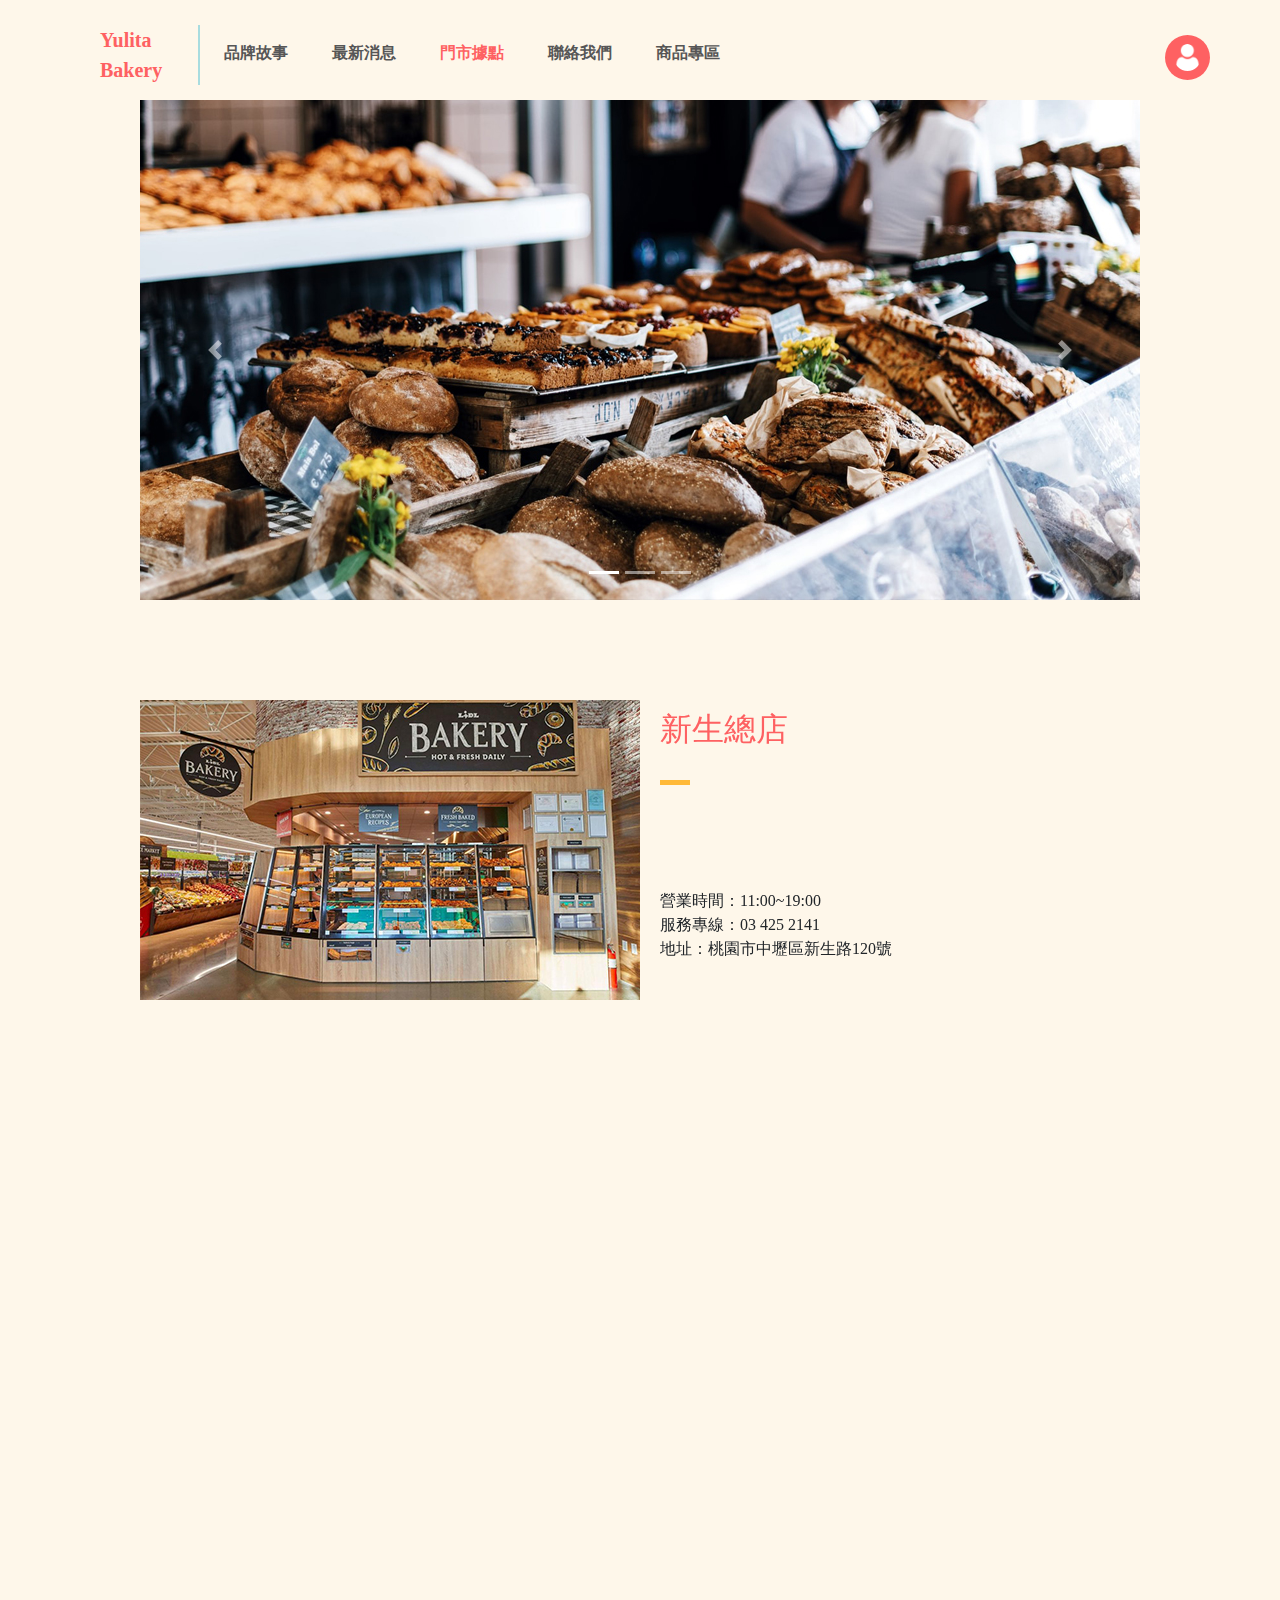
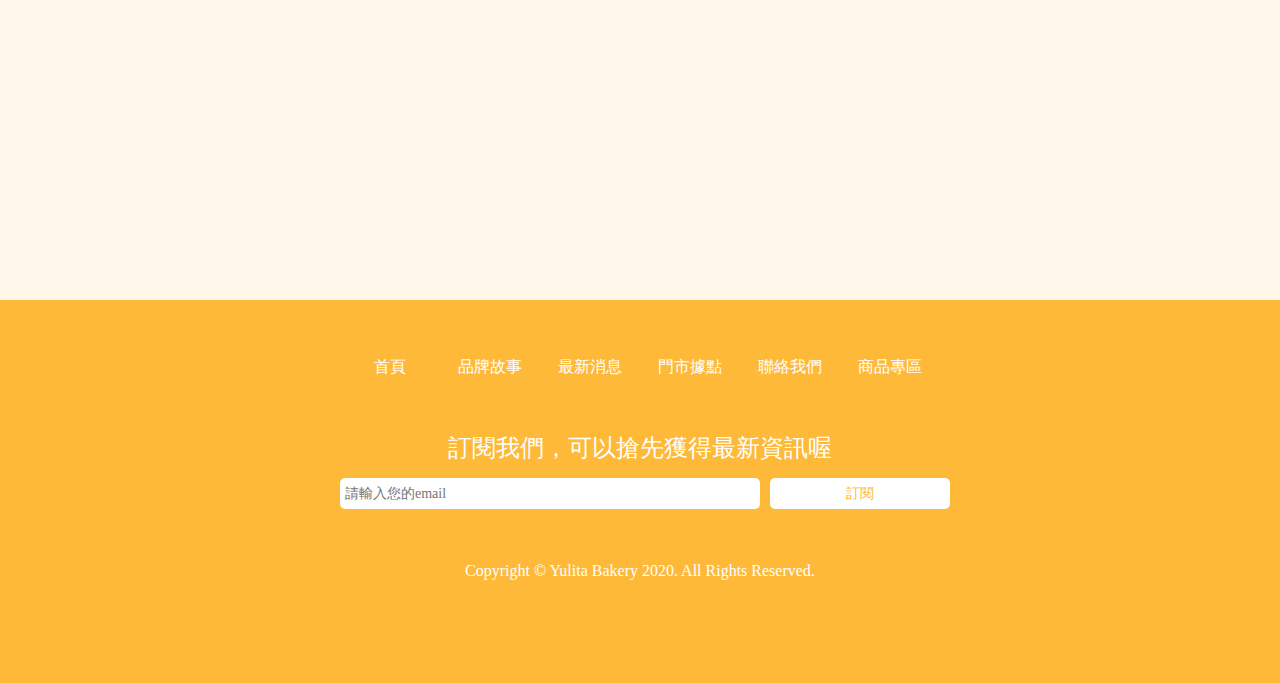
<file: store.html>
<!DOCTYPE html>
<html lang="zh">

<head>
    <meta charset="UTF-8">
    <meta name="viewport" content="width=device-width, initial-scale=1.0">
    <title>門市據點</title>

    <!-- Bootatrap CDN -->
    <link rel="stylesheet" href="https://stackpath.bootstrapcdn.com/bootstrap/4.4.1/css/bootstrap.min.css"
        integrity="sha384-Vkoo8x4CGsO3+Hhxv8T/Q5PaXtkKtu6ug5TOeNV6gBiFeWPGFN9MuhOf23Q9Ifjh" crossorigin="anonymous">

    <!-- AOS CSS CDN -->
    <link rel="stylesheet" href="https://unpkg.com/aos@next/dist/aos.css" />
    <!-- my CSS -->
    <link rel="stylesheet" href="./store/store.css">

</head>

<body>
    <nav id="rwd-nav">
        <div id="rwd-logo">
            <li>Yulita</li>
            <li>Bakery</li>
        </div>
        <div id="rwd-title">門市據點</div>
        <div id="menu">
            <img src="./img/menu.png" alt="">
            <div id="menu-list">
                <a href="index.html">
                    <li id="menu-home">首頁</li>
                </a>
                <a href="story.html">
                    <li id="menu-story">品牌故事</li>
                </a>
                <a href="new.html">
                    <li id="menu-new">最新消息</li>
                </a>
                <a href="store.html">
                    <li id="menu-store">門市據點</li>
                </a>
                <a href="contact.html">
                    <li id="menu-contact">聯絡我們</li>
                </a>
                <a href="product.html">
                    <li id="menu-product">商品專區</li>
                </a>
                <a href="login.html">
                    <li id="menu-login">會員登入</li>
                </a>
                <a href="#">
                    <li id="menu-fb">Facebook</li>
                </a>
                <a href="#">
                    <li id="menu-ig">Instagram</li>
                </a>
            </div>
        </div>
    </nav>
    <div id="bg">
        <nav>
            <ul>
                <div id="logo">
                    <a href="index.html">
                        <li>Yulita</li>
                        <br>
                        <li>Bakery</li>
                    </a>
                </div>
                <div id="content">
                    <li><a href="story.html" id="story">品牌故事</a></li>
                    <li><a href="new.html" id="new">最新消息</a></li>
                    <li><a href="store.html" id="store">門市據點</a></li>
                    <li><a href="contact.html" id="contact">聯絡我們</a></li>
                    <li><a href="product.html" id="product">商品專區</a></li>
                </div>
                <div id="nav-btn">
                    <li id="login"><a href="login.html"><img src="img/login.png"></a></li>
                </div>
            </ul>
        </nav>
    </div>

    <!-- 輪播圖 -->
    <div id="carouselExampleIndicators" class="carousel slide " data-ride="carousel">
        <ol class="carousel-indicators">
            <li data-target="#carouselExampleIndicators" data-slide-to="0" class="active"></li>
            <li data-target="#carouselExampleIndicators" data-slide-to="1"></li>
            <li data-target="#carouselExampleIndicators" data-slide-to="2"></li>
        </ol>
        <div class="carousel-inner">
            <div class="carousel-item active">
                <img src="./img/banner1.jpg" class="d-block w-100" alt="banner1">
            </div>
            <div class="carousel-item">
                <img src="./img/banner2.jpg" class="d-block w-100" alt="bannr2">
            </div>
            <div class="carousel-item">
                <img src="./img/banner3.jpg" class="d-block w-100" alt="banner3">
            </div>
        </div>
        <a class="carousel-control-prev" href="#carouselExampleIndicators" role="button" data-slide="prev">
            <span class="carousel-control-prev-icon" aria-hidden="true"></span>
            <span class="sr-only">Previous</span>
        </a>
        <a class="carousel-control-next" href="#carouselExampleIndicators" role="button" data-slide="next">
            <span class="carousel-control-next-icon" aria-hidden="true"></span>
            <span class="sr-only">Next</span>
        </a>
    </div>


    <div id="store-content">
        <div class="store" data-aos="fade-right" data-aos-delay="300"
        data-aos-duration="1000" data-aos-once="true">
            <img src="./img/store-pic1.jpg" alt="新生總店">
            <h2>新生總店</h2>
            <div class="text">
                <p>營業時間：11:00~19:00</p>
                <p>服務專線：03 425 2141</p>
                <p>地址：桃園市中壢區新生路120號</p>
            </div>
        </div>
        <div class="store" data-aos="fade-right" data-aos-delay="300"
        data-aos-duration="1000" data-aos-once="true">
            <img src="./img/store-pic2.jpg" alt="中壢中正店">
            <h2>中壢中正店</h2>
            <div class="text">
                <p>營業時間：10:00~21:00</p>
                <p>服務專線：03 494 0008</p>
                <p>地址：桃園市中壢區中正路340號</p>
            </div>
        </div>
        <div class="store" data-aos="fade-right" data-aos-delay="300"
        data-aos-duration="1000" data-aos-once="true">
            <img src="./img/store-pic3.jpg" alt="平鎮振興店">
            <h2>平鎮振興店</h2>
            <div class="text">
                <p>營業時間：10:00~18:00</p>
                <p>服務專線：03 459 8546-7</p>
                <p>地址：桃園市平鎮區振興路20號</p>
            </div>
        </div>
    </div>



    <footer>
        <div id="footer-box">
            <div id="link">
                <div id="link-box">
                    <div class="link"><a href="index.html">首頁</a></div>
                    <div class="link"><a href="story.html">品牌故事</a></div>
                    <div class="link"><a href="new.html">最新消息</a></div>
                    <div class="link"><a href="store.html">門市據點</a></div>
                    <div class="link"><a href="contact.html">聯絡我們</a></div>
                    <div class="link"><a href="product.html">商品專區</a></div>
                </div>
            </div>
            <div id="sub-box">
                <h3>訂閱我們，可以搶先獲得最新資訊喔</h3>
                <div id="sub">
                    <input type="email" placeholder="請輸入您的email">
                    <button>訂閱</button>
                </div>
            </div>
            <div id="copy">
                Copyright &copy; Yulita Bakery 2020. All Rights Reserved.
            </div>
        </div>
    </footer>



    <!-- Bootstrap JS CDN -->
    <script src="https://code.jquery.com/jquery-3.4.1.slim.min.js"
        integrity="sha384-J6qa4849blE2+poT4WnyKhv5vZF5SrPo0iEjwBvKU7imGFAV0wwj1yYfoRSJoZ+n"
        crossorigin="anonymous"></script>
    <script src="https://cdn.jsdelivr.net/npm/popper.js@1.16.0/dist/umd/popper.min.js"
        integrity="sha384-Q6E9RHvbIyZFJoft+2mJbHaEWldlvI9IOYy5n3zV9zzTtmI3UksdQRVvoxMfooAo"
        crossorigin="anonymous"></script>
    <script src="https://stackpath.bootstrapcdn.com/bootstrap/4.4.1/js/bootstrap.min.js"
        integrity="sha384-wfSDF2E50Y2D1uUdj0O3uMBJnjuUD4Ih7YwaYd1iqfktj0Uod8GCExl3Og8ifwB6"
        crossorigin="anonymous"></script>

    <!-- AOS JS CDN -->
    <script src="https://unpkg.com/aos@next/dist/aos.js"></script>
    <script>
        AOS.init();
    </script>


</body>

</html>
</file>
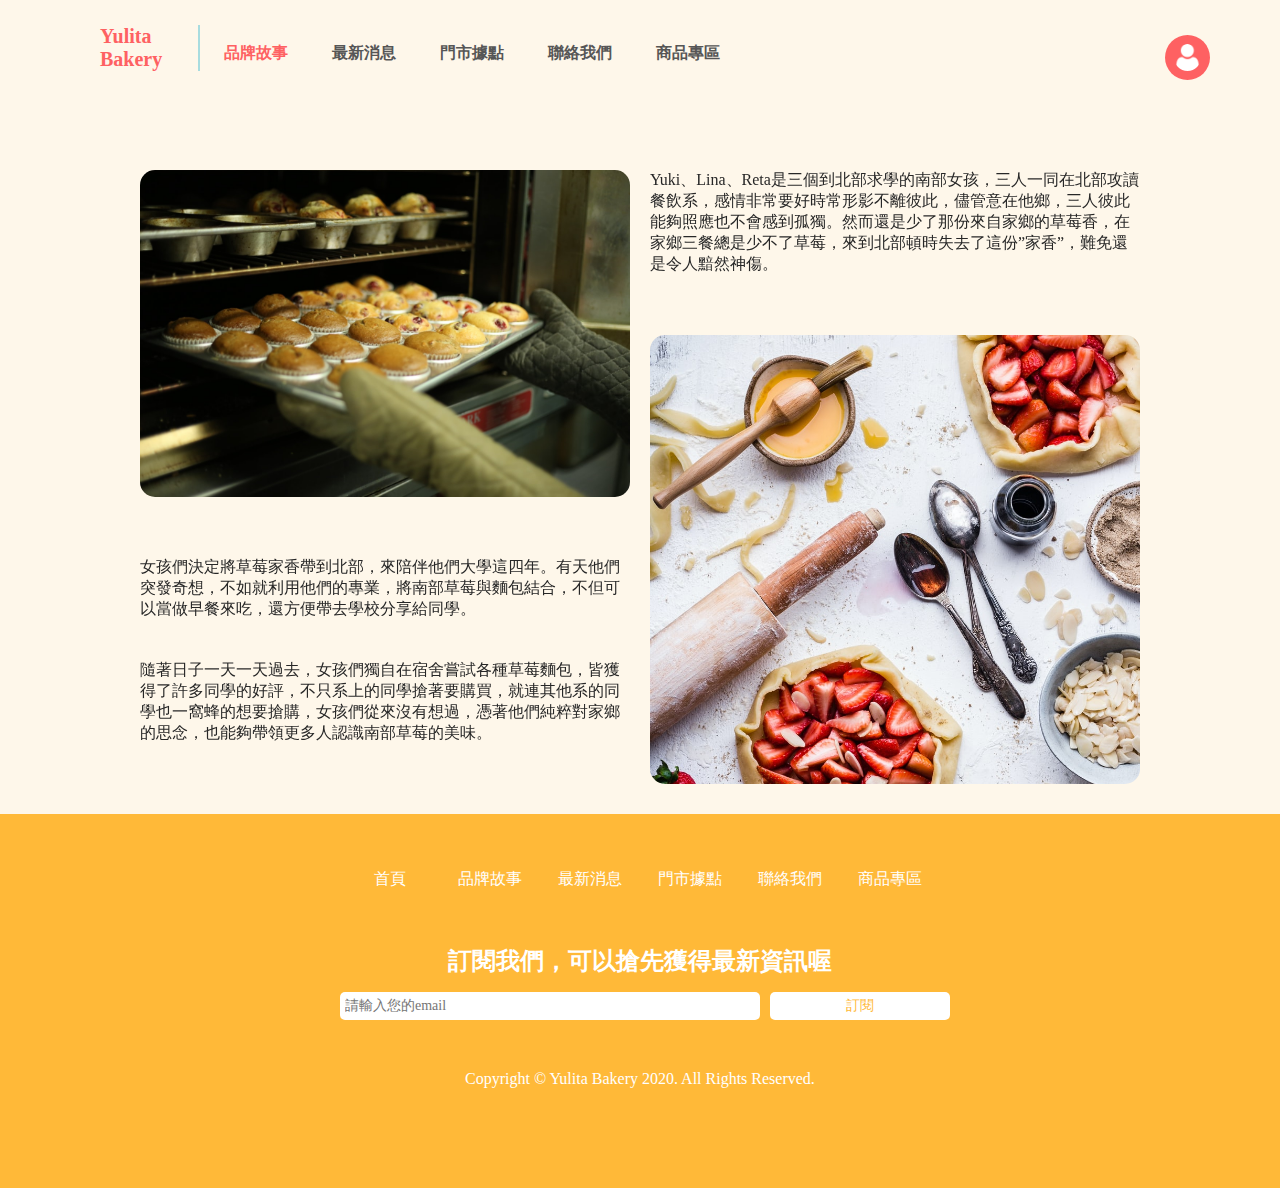
<file: story.html>
<!DOCTYPE html>
<html lang="zh">

<head>
    <meta charset="UTF-8">
    <meta name="viewport" content="width=device-width, initial-scale=1.0">
    <title>Yulita Bakery</title>

    <!-- AOS CSS CDN -->
    <link rel="stylesheet" href="https://unpkg.com/aos@next/dist/aos.css" />
    <!-- my CSS -->
    <link rel="stylesheet" href="./story/story.css">
</head>

<body>
    <nav id="rwd-nav">
        <div id="rwd-logo">
            <li>Yulita</li>
            <li>Bakery</li>
        </div>
        <div id="rwd-title">品牌故事</div>
        <div id="menu">
            <img src="./img/menu.png" alt="">
            <div id="menu-list">
                <a href="index.html"><li id="menu-home">首頁</li></a>
                <a href="story.html"><li id="menu-story">品牌故事</li></a>
                <a href="new.html"><li id="menu-new">最新消息</li></a>
                <a href="store.html"><li id="menu-store">門市據點</li></a>
                <a href="contact.html"><li id="menu-contact">聯絡我們</li></a>
                <a href="product.html"><li id="menu-product">商品專區</li></a>
                <a href="login.html"><li id="menu-login">會員登入</li></a>
                <a href="#"><li id="menu-fb">Facebook</li></a>
                <a href="#"><li id="menu-ig">Instagram</li></a>
            </div>
        </div>
    </nav>
    <div id="bg">
        <nav>
            <ul>
                <div id="logo">
                    <a href="index.html">
                        <li>Yulita</li>
                        <br>
                        <li>Bakery</li>
                    </a>
                </div>
                <div id="content">
                    <li><a href="story.html" id="story">品牌故事</a></li>
                    <li><a href="new.html" id="new">最新消息</a></li>
                    <li><a href="store.html" id="store">門市據點</a></li>
                    <li><a href="contact.html" id="contact">聯絡我們</a></li>
                    <li><a href="product.html" id="product">商品專區</a></li>
                </div>
                <div id="nav-btn">
                    <li id="login"><a href="login.html"><img src="img/login.png"></a></li>
                </div>
            </ul>
        </nav>
    </div>
    <div id="story-content">
       
        <img src="./img/story1.jpeg" alt="story-picture" id="pic1" data-aos="fade-right" data-aos-delay="300"
            data-aos-duration="1000" data-aos-once="true">

        <div id="text1" data-aos="fade-up" data-aos-delay="500" data-aos-duration="1000" data-aos-once="true">
            
            <p>
                Yuki、Lina、Reta是三個到北部求學的南部女孩，三人一同在北部攻讀餐飲系，感情非常要好時常形影不離彼此，儘管意在他鄉，三人彼此能夠照應也不會感到孤獨。然而還是少了那份來自家鄉的草莓香，在家鄉三餐總是少不了草莓，來到北部頓時失去了這份”家香”，難免還是令人黯然神傷。
            </p>
        </div>


        <div id="text2" data-aos="fade-down" data-aos-delay="500" data-aos-duration="1000" data-aos-once="true">
            <p>
                女孩們決定將草莓家香帶到北部，來陪伴他們大學這四年。有天他們突發奇想，不如就利用他們的專業，將南部草莓與麵包結合，不但可以當做早餐來吃，還方便帶去學校分享給同學。
            </p>
            <p>
                隨著日子一天一天過去，女孩們獨自在宿舍嘗試各種草莓麵包，皆獲得了許多同學的好評，不只系上的同學搶著要購買，就連其他系的同學也一窩蜂的想要搶購，女孩們從來沒有想過，憑著他們純粹對家鄉的思念，也能夠帶領更多人認識南部草莓的美味。
            </p>
        </div>
        <div id="pic2" data-aos="fade-left" data-aos-delay="300"
        data-aos-duration="1000" data-aos-once="true"></div>

    </div>

    <footer>
        <div id="footer-box">
            <div id="link">
                <div id="link-box">
                    <div class="link"><a href="index.html">首頁</a></div>
                    <div class="link"><a href="story.html">品牌故事</a></div>
                    <div class="link"><a href="new.html">最新消息</a></div>
                    <div class="link"><a href="store.html">門市據點</a></div>
                    <div class="link"><a href="contact.html">聯絡我們</a></div>
                    <div class="link"><a href="product.html">商品專區</a></div>
                </div>
            </div>
            <div id="sub-box">
                <h3>訂閱我們，可以搶先獲得最新資訊喔</h3>
                <div id="sub">
                    <input type="email" placeholder="請輸入您的email">
                    <button>訂閱</button>
                </div>
            </div>
            <div id="copy">
                Copyright &copy; Yulita Bakery 2020. All Rights Reserved.
            </div>
        </div>
    </footer>

    <!-- AOS JS CDN -->
    <script src="https://unpkg.com/aos@next/dist/aos.js"></script>
    <script>
        AOS.init();
    </script>

</body>

</html>
</file>
<file: style/style.css>
@charset "UTF-8";
* {
  margin: 0;
  padding: 0;
  font-family: 微軟正黑體;
  -webkit-box-sizing: border-box;
          box-sizing: border-box;
}

#rwd-nav {
  display: none;
  height: 60px;
  background-color: #fff;
  -webkit-box-shadow: 0 3px 3px rgba(0, 0, 0, 0.3);
          box-shadow: 0 3px 3px rgba(0, 0, 0, 0.3);
  position: -webkit-sticky;
  position: sticky;
  top: 0;
  z-index: 1;
}

#rwd-nav #rwd-logo {
  border-right: 2px solid #a8dcdf;
  display: inline-block;
  margin: 10px 10px 10px 10px;
  padding: 0 10px;
}

#rwd-nav #rwd-logo li {
  color: #fe6162;
  list-style: none;
  font-size: 14px;
  font-weight: bold;
}

#rwd-nav #rwd-title {
  display: inline-block;
  color: #fe6162;
  vertical-align: top;
  margin-top: 17px;
  font-size: 20px;
  font-weight: 500;
}

#rwd-nav #menu {
  position: fixed;
  top: 15px;
  right: 20px;
  cursor: pointer;
}

#rwd-nav #menu img {
  height: 30px;
}

#rwd-nav #menu:active #menu-list {
  right: 0;
}

#rwd-nav #menu:hover #menu-list {
  right: 0;
}

#rwd-nav #menu #menu-list {
  height: 100vh;
  width: 50%;
  background-color: #faf1d6;
  position: fixed;
  top: 0;
  right: -55%;
  -webkit-box-shadow: -3px 3px 5px rgba(0, 0, 0, 0.3);
          box-shadow: -3px 3px 5px rgba(0, 0, 0, 0.3);
  -webkit-transition: 1s;
  transition: 1s;
}

#rwd-nav #menu #menu-list a {
  display: block;
  text-decoration: none;
  color: #565656;
  color: #272727;
}

#rwd-nav #menu #menu-list a li {
  list-style: none;
  padding: 15px 15px;
}

#rwd-nav #menu #menu-list #menu-home {
  background-color: #fe6162;
  color: #fff;
}

#bg {
  background-image: url(../img/background.jpg);
  height: 100vh;
  background-size: cover;
}

nav {
  height: 100px;
}

nav ul li {
  display: inline-block;
}

nav ul #logo {
  width: 100px;
  border-right: 2px solid #a8dcdf;
  margin-top: 25px;
  margin-left: 100px;
  display: inline-block;
}

nav ul #logo a {
  color: #fe6162;
  text-decoration: none;
  font-size: 20px;
  font-weight: bold;
  font-family: "Arial Black";
}

nav ul #content {
  display: inline-block;
  vertical-align: top;
}

nav ul #content li a {
  display: inline-block;
  line-height: 56px;
  padding: 0 20px;
  margin-top: 25px;
  font-size: 16px;
  color: #565656;
  font-weight: 900;
  text-decoration: none;
}

nav ul #content li a:hover {
  color: #fe6162;
}

nav ul #nav-btn {
  display: inline-block;
  position: fixed;
  right: 70px;
  top: 35px;
}

nav ul #nav-btn img {
  height: 45px;
  background-color: #fe6162;
  border-radius: 50%;
  padding: 9px;
}

nav ul #nav-btn img:hover {
  background-color: #565656;
}

section #title {
  font-size: 70px;
  font-weight: 900;
  color: #565656;
  margin-left: 100px;
  margin-top: 80px;
}

section #title div {
  height: 70px;
}

section #s-title {
  margin-left: 100px;
  margin-top: 30px;
  font-size: 16px;
  color: #949494;
}

section #s-title p {
  display: inline-block;
  margin: 0 15px 0 0;
}

section #home-shop {
  padding: 10px 20px;
  margin: 30px 0 0 100px;
  background-color: #fff;
  border: 2px solid #fe6162;
  font-size: 16px;
  border-radius: 30px;
  cursor: pointer;
}

section #home-shop a {
  text-decoration: none;
  color: #fe6162;
}

section #home-shop:hover {
  background-color: #fe6162;
}

section #home-shop:hover a {
  color: #fff;
}

section #contact-btn {
  position: fixed;
  bottom: 25px;
  left: 100px;
}

section #contact-btn img {
  height: 40px;
  border-radius: 50%;
}

section #contact-btn #fb {
  margin: 0 10px;
}

footer {
  background-color: #ffb938;
  color: #fff;
}

footer #footer-box {
  max-width: 1000px;
  margin: 0 auto;
  padding: 50px 0;
  display: -ms-grid;
  display: grid;
  -ms-grid-columns: (1fr)[2];
      grid-template-columns: repeat(2, 1fr);
}

footer li {
  display: inline;
  font-size: 16px;
  margin: 0 5px;
}

footer li a {
  text-decoration: none;
  color: #fff;
}

footer li a:hover {
  color: #faf1d6;
  text-decoration: none;
}

footer h3 {
  font-size: 24px;
  margin-bottom: 15px;
}

footer #sub {
  display: -ms-grid;
  display: grid;
  -ms-grid-columns: 70% 20%;
      grid-template-columns: 70% 20%;
  grid-gap: 10px;
}

footer #sub input {
  border: 0;
  padding: 5px;
  border-radius: 5px;
}

footer #sub button {
  color: #ffb938;
  border: 0;
  background-color: #fff;
  border-radius: 5px;
  cursor: pointer;
}

footer #copy {
  text-align: center;
  -ms-grid-column: 1;
  -ms-grid-column-span: 2;
  grid-column: 1/3;
  margin: 50px 0;
}

@media screen and (max-width: 768px) {
  #bg {
    background-image: url(../img/rwd-home.jpg);
  }
  nav {
    display: none;
  }
  #rwd-nav {
    display: block;
  }
  #rwd-nav #menu-list {
    width: 50%;
  }
  section #title {
    margin-left: 50px;
    margin-top: 200px;
  }
  section #s-title {
    margin-left: 50px;
    margin-top: 30px;
  }
  section #s-title p {
    display: block;
  }
  section #home-shop {
    margin: 30px 0 0 50px;
  }
  section #contact-btn {
    display: none;
  }
}

@media screen and (min-width: 769px) {
  #bg {
    background-image: url(../img/rwd-home.jpg);
  }
  nav {
    display: none;
  }
  #rwd-nav {
    display: block;
  }
  #rwd-nav #menu-list {
    width: 300px;
  }
  section #title {
    margin-left: 50px;
    margin-top: 200px;
  }
  section #s-title {
    margin-left: 50px;
    margin-top: 30px;
  }
  section #s-title p {
    display: block;
  }
  section #home-shop {
    margin: 30px 0 0 50px;
  }
  section #contact-btn {
    display: none;
  }
}

@media screen and (min-width: 1025px) {
  #bg {
    background-image: url(../img/background.jpg);
  }
  nav {
    display: block;
  }
  #rwd-nav {
    display: none;
  }
  section #title {
    margin-left: 100px;
    margin-top: 80px;
  }
  section #s-title {
    margin-left: 100px;
    margin-top: 30px;
  }
  section #s-title p {
    display: inline-block;
  }
  section #home-shop {
    margin: 30px 0 0 100px;
  }
  section #contact-btn {
    display: block;
  }
}
/*# sourceMappingURL=style.css.map */
</file>
<file: contact/contact.css>
@charset "UTF-8";
* {
  margin: 0;
  padding: 0;
  font-family: 微軟正黑體;
  -webkit-box-sizing: border-box;
          box-sizing: border-box;
}

body {
  background-color: #fef7ea;
}

#rwd-nav {
  display: none;
  height: 60px;
  background-color: #fff;
  -webkit-box-shadow: 0 3px 3px rgba(0, 0, 0, 0.3);
          box-shadow: 0 3px 3px rgba(0, 0, 0, 0.3);
  position: -webkit-sticky;
  position: sticky;
  top: 0;
  z-index: 100;
}

#rwd-nav #rwd-logo {
  border-right: 2px solid #a8dcdf;
  display: inline-block;
  margin: 10px 10px 10px 10px;
  padding: 0 10px;
}

#rwd-nav #rwd-logo li {
  color: #fe6162;
  list-style: none;
  font-size: 14px;
  font-weight: bold;
}

#rwd-nav #rwd-title {
  display: inline-block;
  color: #fe6162;
  vertical-align: top;
  margin-top: 17px;
  font-size: 20px;
  font-weight: 500;
}

#rwd-nav #menu {
  position: fixed;
  top: 15px;
  right: 20px;
  cursor: pointer;
}

#rwd-nav #menu img {
  height: 30px;
}

#rwd-nav #menu:active #menu-list {
  right: 0;
}

#rwd-nav #menu:hover #menu-list {
  right: 0;
}

#rwd-nav #menu #menu-list {
  height: 100vh;
  width: 50%;
  background-color: #faf1d6;
  position: fixed;
  top: 0;
  right: -55%;
  -webkit-box-shadow: -3px 3px 5px rgba(0, 0, 0, 0.3);
          box-shadow: -3px 3px 5px rgba(0, 0, 0, 0.3);
  -webkit-transition: 1s;
  transition: 1s;
}

#rwd-nav #menu #menu-list a {
  display: block;
  text-decoration: none;
  color: #565656;
  color: #272727;
}

#rwd-nav #menu #menu-list a li {
  list-style: none;
  padding: 15px 15px;
}

#rwd-nav #menu #menu-list #menu-contact {
  background-color: #fe6162;
  color: #fff;
}

nav {
  height: 100px;
}

nav ul li {
  display: inline-block;
}

nav ul #logo {
  width: 100px;
  border-right: 2px solid #a8dcdf;
  margin-top: 25px;
  margin-left: 100px;
  display: inline-block;
}

nav ul #logo a {
  color: #fe6162;
  text-decoration: none;
  font-size: 20px;
  font-weight: bold;
  font-family: "Arial Black";
}

nav ul #content {
  display: inline-block;
  vertical-align: top;
}

nav ul #content li a {
  display: inline-block;
  line-height: 56px;
  padding: 0 20px;
  margin-top: 25px;
  font-size: 16px;
  color: #565656;
  font-weight: 900;
  text-decoration: none;
}

nav ul #content li a:hover {
  color: #fe6162;
}

nav ul #content #contact {
  color: #fe6162;
}

nav ul #nav-btn {
  display: inline-block;
  position: fixed;
  right: 70px;
  top: 35px;
  z-index: 1;
}

nav ul #nav-btn img {
  height: 45px;
  background-color: #fe6162;
  border-radius: 50%;
  padding: 9px;
}

nav ul #nav-btn img:hover {
  background-color: #565656;
}

.carousel {
  max-width: 1000px;
  margin: 50px auto;
}

#contact-content {
  max-width: 1000px;
  margin: 50px auto;
}

#contact-content label {
  color: #272727;
}

#contact-content .form {
  display: -ms-grid;
  display: grid;
  -ms-grid-columns: 10% 90%;
      grid-template-columns: 10% 90%;
  margin: 15px 0;
  -webkit-box-align: center;
      -ms-flex-align: center;
          align-items: center;
}

#contact-content .form #subject,
#contact-content .form #name,
#contact-content .form #phone,
#contact-content .form #mail {
  padding: 8px;
  background: none;
  border: 1px solid #bbb6ac;
  border-radius: 5px;
  font-size: 14px;
}

#contact-content #form-text {
  display: -ms-grid;
  display: grid;
  -ms-grid-columns: 10% 90%;
      grid-template-columns: 10% 90%;
  margin: 15px 0;
}

#contact-content #form-text #text {
  vertical-align: top;
  padding: 8px;
  background: none;
  border: 1px solid #b6a88d;
  border-radius: 5px;
  font-size: 14px;
}

#contact-content #btn {
  text-align: center;
}

#contact-content #btn #reset,
#contact-content #btn #submit {
  padding: 10px 25px;
  margin: 20px 20px;
  background-color: #fe6162;
  border-radius: 30px;
  color: #fff;
  border: 0;
  font-size: 14px;
}

#contact-content #btn #reset:hover,
#contact-content #btn #submit:hover {
  background-color: #a8dcdf;
}

footer {
  background-color: #ffb938;
  color: #fff;
}

footer #footer-box {
  max-width: 1000px;
  margin: 0 auto;
  padding: 50px 0;
}

footer #link {
  margin-bottom: 50px;
}

footer #link #link-box {
  display: -ms-grid;
  display: grid;
  -ms-grid-columns: (1fr)[6];
      grid-template-columns: repeat(6, 1fr);
  padding: 0 20%;
}

footer #link .link {
  padding: 5px 0;
}

footer #link .link a {
  display: inline-block;
  width: 100px;
  text-align: center;
  font-size: 16px;
  text-decoration: none;
  color: #fff;
}

footer #link .link a:hover {
  color: #faf1d6;
  text-decoration: none;
}

footer #sub-box {
  width: 60%;
  margin: 0 auto;
}

footer #sub-box h3 {
  font-size: 24px;
  margin-bottom: 15px;
  text-align: center;
}

footer #sub-box #sub {
  display: -ms-grid;
  display: grid;
  -ms-grid-columns: 70% 30%;
      grid-template-columns: 70% 30%;
  grid-gap: 10px;
}

footer #sub-box #sub input {
  border: 0;
  padding: 5px;
  border-radius: 5px;
  font-size: 14px;
}

footer #sub-box #sub button {
  color: #ffb938;
  border: 0;
  background-color: #fff;
  border-radius: 5px;
  cursor: pointer;
  padding: 5px;
  font-size: 14px;
}

footer #copy {
  text-align: center;
  -ms-grid-column: 1;
  -ms-grid-column-span: 2;
  grid-column: 1/3;
  padding: 50px 0;
}

@media screen and (max-width: 768px) {
  nav {
    display: none;
  }
  #rwd-nav {
    display: block;
  }
  #rwd-nav #menu-list {
    width: 50%;
  }
  .carousel {
    margin: 0 auto;
  }
  #contact-content {
    margin: 0 auto;
  }
  #contact-content img {
    width: 100%;
  }
  #contact-content .form {
    -ms-grid-columns: 1fr;
        grid-template-columns: 1fr;
    margin: 10px 10%;
  }
  #contact-content .form label,
  #contact-content .form input {
    margin: 5px 0;
  }
  #contact-content #form-text {
    -ms-grid-columns: 1fr;
        grid-template-columns: 1fr;
    margin: 10px 10%;
  }
  footer #footer-box #link {
    margin-bottom: 50px;
  }
  footer #footer-box #link #link-box {
    display: -ms-grid;
    display: grid;
    -ms-grid-columns: (1fr)[1];
        grid-template-columns: repeat(1, 1fr);
    margin: 0 auto;
  }
  footer #footer-box #link #link-box a {
    text-align: center;
  }
  footer #footer-box #link .link {
    margin: 0 auto;
  }
  footer #sub-box h3 {
    text-align: left;
  }
  footer #sub-box #sub {
    -ms-grid-columns: 1fr;
        grid-template-columns: 1fr;
  }
  footer #sub-box #sub button {
    width: 30%;
  }
}

@media screen and (min-width: 769px) {
  nav {
    display: none;
  }
  #rwd-nav {
    display: block;
  }
  #rwd-nav #menu-list {
    width: 300px;
  }
  .carousel {
    margin: 0 auto;
  }
  #contact-content {
    margin: 0 auto;
  }
  #contact-content img {
    width: 100%;
  }
  #contact-content .form {
    -ms-grid-columns: 1fr;
        grid-template-columns: 1fr;
    margin: 10px 10%;
  }
  #contact-content .form label,
  #contact-content .form input {
    margin: 5px 0;
  }
  #contact-content #form-text {
    -ms-grid-columns: 1fr;
        grid-template-columns: 1fr;
    margin: 10px 10%;
  }
  footer #footer-box #link {
    margin-bottom: 50px;
  }
  footer #footer-box #link #link-box {
    display: -ms-grid;
    display: grid;
    -ms-grid-columns: (1fr)[2];
        grid-template-columns: repeat(2, 1fr);
    margin: 0 auto;
  }
  footer #footer-box #link #link-box a {
    text-align: center;
  }
  footer #footer-box #link .link {
    margin: 0 auto;
  }
}

@media screen and (min-width: 1025px) {
  nav {
    display: block;
  }
  #rwd-nav {
    display: none;
  }
  #contact-content {
    margin: 50px auto;
  }
  #contact-content img {
    width: 100%;
  }
  #contact-content .form {
    -ms-grid-columns: 10% 90%;
        grid-template-columns: 10% 90%;
    margin: 15px 0;
  }
  #contact-content #form-text {
    -ms-grid-columns: 10% 90%;
        grid-template-columns: 10% 90%;
    margin: 15px 0;
  }
  footer #footer-box #link {
    margin-bottom: 50px;
  }
  footer #footer-box #link #link-box {
    display: -ms-grid;
    display: grid;
    -ms-grid-columns: (1fr)[6];
        grid-template-columns: repeat(6, 1fr);
  }
  footer #footer-box #link #link-box .link {
    margin: 0;
  }
  footer #footer-box #link #link-box a {
    text-align: center;
  }
}
/*# sourceMappingURL=contact.css.map */
</file>
<file: login/login.css>
@charset "UTF-8";
* {
  margin: 0;
  padding: 0;
  font-family: 微軟正黑體;
  -webkit-box-sizing: border-box;
          box-sizing: border-box;
}

#rwd-nav {
  display: none;
  height: 60px;
  background-color: #fff;
  -webkit-box-shadow: 0 3px 3px rgba(0, 0, 0, 0.3);
          box-shadow: 0 3px 3px rgba(0, 0, 0, 0.3);
  position: -webkit-sticky;
  position: sticky;
  top: 0;
  z-index: 1;
}

#rwd-nav #rwd-logo {
  border-right: 2px solid #a8dcdf;
  display: inline-block;
  margin: 10px 10px 10px 10px;
  padding: 0 10px;
}

#rwd-nav #rwd-logo li {
  color: #fe6162;
  list-style: none;
  font-size: 14px;
  font-weight: bold;
}

#rwd-nav #rwd-title {
  display: inline-block;
  color: #fe6162;
  vertical-align: top;
  margin-top: 17px;
  font-size: 20px;
  font-weight: 500;
}

#rwd-nav #menu {
  position: fixed;
  top: 15px;
  right: 20px;
  cursor: pointer;
}

#rwd-nav #menu img {
  height: 30px;
}

#rwd-nav #menu:active #menu-list {
  right: 0;
}

#rwd-nav #menu:hover #menu-list {
  right: 0;
}

#rwd-nav #menu #menu-list {
  height: 100vh;
  width: 50%;
  background-color: #faf1d6;
  position: fixed;
  top: 0;
  right: -55%;
  -webkit-box-shadow: -3px 3px 5px rgba(0, 0, 0, 0.3);
          box-shadow: -3px 3px 5px rgba(0, 0, 0, 0.3);
  -webkit-transition: 1s;
  transition: 1s;
}

#rwd-nav #menu #menu-list a {
  display: block;
  text-decoration: none;
  color: #565656;
  color: #272727;
}

#rwd-nav #menu #menu-list a li {
  list-style: none;
  padding: 15px 15px;
}

#rwd-nav #menu #menu-list #menu-login {
  background-color: #fe6162;
  color: #fff;
}

#bg {
  background-image: url(../img/background.jpg);
  height: 100vh;
  background-size: cover;
}

nav {
  height: 100px;
}

nav ul li {
  display: inline-block;
}

nav ul #logo {
  width: 100px;
  border-right: 2px solid #a8dcdf;
  margin-top: 25px;
  margin-left: 100px;
  display: inline-block;
}

nav ul #logo a {
  color: #fe6162;
  text-decoration: none;
  font-size: 20px;
  font-weight: bold;
  font-family: "Arial Black";
}

nav ul #content {
  display: inline-block;
  vertical-align: top;
}

nav ul #content li a {
  display: inline-block;
  line-height: 56px;
  padding: 0 20px;
  margin-top: 25px;
  font-size: 16px;
  color: #565656;
  font-weight: 900;
  text-decoration: none;
}

nav ul #content li a:hover {
  color: #fe6162;
}

nav ul #nav-btn {
  display: inline-block;
  position: fixed;
  right: 70px;
  top: 35px;
}

nav ul #nav-btn img {
  height: 45px;
  background-color: #fe6162;
  border-radius: 50%;
  padding: 9px;
}

nav ul #nav-btn img:hover {
  background-color: #565656;
}

section {
  margin-left: 100px;
}

section #choice .choice {
  display: inline-block;
  padding: 10px 0;
  margin-top: 100px;
  font-size: 18px;
  text-align: center;
  width: 250px;
}

section #choice #signin {
  background-color: #a8dcdf;
  color: #fff;
  cursor: pointer;
}

section #choice #signup {
  cursor: pointer;
}

section #signin-content {
  margin-top: 80px;
}

section #signin-content .form-box {
  width: 500px;
  display: -ms-grid;
  display: grid;
  -ms-grid-columns: 15% 85%;
      grid-template-columns: 15% 85%;
  margin: 30px 0;
  -webkit-box-align: center;
      -ms-flex-align: center;
          align-items: center;
  padding: 0 15px;
}

section #signin-content label {
  font-size: 18px;
  color: #fe6162;
  padding: 0 15px;
}

section #signin-content #account,
section #signin-content #password {
  background: none;
  border: 1px solid #fe6162;
  border-radius: 5px;
  font-size: 14px;
  height: 40px;
}

section #signin-content button {
  padding: 10px 25px;
  margin-top: 50px;
  background-color: #fe6162;
  border-radius: 30px;
  color: #fff;
  border: 0;
  font-size: 14px;
  width: 500px;
}

section #signin-content button:hover {
  background-color: #a8dcdf;
}

section #signin-content #forget {
  font-size: 14px;
  color: #a8dcdf;
}

section #signin-content #forget:hover {
  color: #fe6162;
}

section #signup-content {
  display: none;
}

section #signup-content .form-box {
  width: 500px;
  display: -ms-grid;
  display: grid;
  -ms-grid-columns: 30% 70%;
      grid-template-columns: 30% 70%;
  margin: 30px 0;
  -webkit-box-align: left;
      -ms-flex-align: left;
          align-items: left;
  padding: 0 15px;
}

section #signup-content label {
  font-size: 18px;
  color: #fe6162;
}

section #signup-content #name,
section #signup-content #account,
section #signup-content #password,
section #signup-content #password2 {
  background: none;
  border: 1px solid #fe6162;
  border-radius: 5px;
  font-size: 14px;
  height: 40px;
}

section #signup-content button {
  padding: 10px 25px;
  margin-top: 50px;
  background-color: #fe6162;
  border-radius: 30px;
  color: #fff;
  border: 0;
  font-size: 14px;
  width: 500px;
}

section #signup-content button:hover {
  background-color: #a8dcdf;
}

@media screen and (max-width: 768px) {
  #bg {
    background-image: url(../img/rwd-home.jpg);
  }
  nav {
    display: none;
  }
  #rwd-nav {
    display: block;
  }
  #rwd-nav #menu-list {
    width: 50%;
  }
  section {
    margin: 0;
  }
  section #choice {
    width: 300px;
    margin: 0 auto;
  }
  section .choice {
    width: 140px !important;
  }
  section #signin-content .form-box,
  section #signup-content .form-box {
    width: 90%;
    margin: 30px auto;
    -ms-grid-columns: (1fr)[1];
        grid-template-columns: repeat(1, 1fr);
  }
  section #signin-content .form-box input,
  section #signup-content .form-box input {
    margin: 5px 0;
  }
  section #signin-content .form-box label,
  section #signup-content .form-box label {
    padding: 5px 0;
  }
  section #forget {
    margin-left: 20%;
  }
  section .btn {
    margin: 0 auto;
    width: 300px;
    text-align: center;
  }
  section .btn button {
    width: 300px !important;
  }
}

@media screen and (min-width: 769px) {
  #bg {
    background-image: url(../img/rwd-home.jpg);
  }
  nav {
    display: none;
  }
  #rwd-nav {
    display: block;
  }
  #rwd-nav #menu-list {
    width: 300px;
  }
  section {
    margin: 0;
  }
  section #choice {
    width: 400px;
    margin: 0 auto;
  }
  section .choice {
    width: 190px !important;
  }
  section #signin-content .form-box,
  section #signup-content .form-box {
    width: 65%;
    margin: 30px auto;
  }
  section #signin-content {
    -ms-grid-columns: 15% 85%;
        grid-template-columns: 15% 85%;
  }
  section #forget {
    margin-left: 20%;
  }
  section .btn {
    margin: 0 auto;
    width: 300px;
    text-align: center;
  }
  section .btn button {
    width: 300px !important;
  }
}

@media screen and (min-width: 1025px) {
  #bg {
    background-image: url(../img/background.jpg);
  }
  nav {
    display: block;
  }
  #rwd-nav {
    display: none;
  }
  section {
    margin: 0;
  }
  section #choice {
    width: 550px;
    margin-left: 100px;
  }
  section .choice {
    width: 250px !important;
  }
  section #signin-content .form-box,
  section #signup-content .form-box {
    width: 500px;
    margin: 30px 0;
    margin-left: 100px;
  }
  section #signin-content {
    -ms-grid-columns: 15% 85%;
        grid-template-columns: 15% 85%;
  }
  section #forget {
    margin-left: 100px;
  }
  section .btn {
    margin: 0;
    margin-left: 100px;
    width: 500px;
    text-align: center;
  }
  section .btn button {
    width: 500px !important;
  }
}
/*# sourceMappingURL=login.css.map */
</file>
<file: new/new.css>
@charset "UTF-8";
* {
  margin: 0;
  padding: 0;
  font-family: 微軟正黑體;
  -webkit-box-sizing: border-box;
          box-sizing: border-box;
}

#rwd-nav {
  display: none;
  height: 60px;
  background-color: #fff;
  -webkit-box-shadow: 0 3px 3px rgba(0, 0, 0, 0.3);
          box-shadow: 0 3px 3px rgba(0, 0, 0, 0.3);
  position: -webkit-sticky;
  position: sticky;
  top: 0;
  z-index: 100;
}

#rwd-nav #rwd-logo {
  border-right: 2px solid #a8dcdf;
  display: inline-block;
  margin: 10px 10px 10px 10px;
  padding: 0 10px;
}

#rwd-nav #rwd-logo li {
  color: #fe6162;
  list-style: none;
  font-size: 14px;
  font-weight: bold;
}

#rwd-nav #rwd-title {
  display: inline-block;
  color: #fe6162;
  vertical-align: top;
  margin-top: 17px;
  font-size: 20px;
  font-weight: 500;
}

#rwd-nav #menu {
  position: fixed;
  top: 15px;
  right: 20px;
  cursor: pointer;
}

#rwd-nav #menu img {
  height: 30px;
}

#rwd-nav #menu:active #menu-list {
  right: 0;
}

#rwd-nav #menu:hover #menu-list {
  right: 0;
}

#rwd-nav #menu #menu-list {
  height: 100vh;
  width: 50%;
  background-color: #faf1d6;
  position: fixed;
  top: 0;
  right: -55%;
  -webkit-box-shadow: -3px 3px 5px rgba(0, 0, 0, 0.3);
          box-shadow: -3px 3px 5px rgba(0, 0, 0, 0.3);
  -webkit-transition: 1s;
  transition: 1s;
}

#rwd-nav #menu #menu-list a {
  display: block;
  text-decoration: none;
  color: #565656;
  color: #272727;
}

#rwd-nav #menu #menu-list a li {
  list-style: none;
  padding: 15px 15px;
}

#rwd-nav #menu #menu-list #menu-new {
  background-color: #fe6162;
  color: #fff;
}

nav {
  height: 100px;
}

nav ul li {
  display: inline-block;
}

nav ul #logo {
  width: 100px;
  border-right: 2px solid #a8dcdf;
  margin-top: 25px;
  margin-left: 100px;
  display: inline-block;
}

nav ul #logo a {
  color: #fe6162;
  text-decoration: none;
  font-size: 20px;
  font-weight: bold;
  font-family: "Arial Black";
}

nav ul #content {
  display: inline-block;
  vertical-align: top;
}

nav ul #content li a {
  display: inline-block;
  line-height: 56px;
  padding: 0 20px;
  margin-top: 25px;
  font-size: 16px;
  color: #565656;
  font-weight: 900;
  text-decoration: none;
}

nav ul #content li a:hover {
  color: #fe6162;
}

nav ul #content #new {
  color: #fe6162;
}

nav ul #nav-btn {
  display: inline-block;
  position: fixed;
  right: 70px;
  top: 35px;
  z-index: 1;
}

nav ul #nav-btn img {
  height: 45px;
  background-color: #fe6162;
  border-radius: 50%;
  padding: 9px;
}

nav ul #nav-btn img:hover {
  background-color: #565656;
}

.carousel {
  max-width: 1000px;
  margin: 0 auto 50px;
}

#new-content {
  max-width: 1000px;
  margin: 0 auto;
}

#new-content .new {
  display: -ms-grid;
  display: grid;
  -ms-grid-columns: 35% 45% 20%;
      grid-template-columns: 35% 45% 20%;
  margin: 30px 0;
}

#new-content .new img {
  width: 300px;
}

#new-content .new .text h2 {
  color: #fe6162;
  margin-bottom: 20px;
}

#new-content .new .text p {
  padding: 3px 0;
  margin: 0;
}

#new-content .new .date {
  text-align: right;
  color: #565656;
}

#new-content .new .date .month {
  font-size: 14px;
}

#new-content .new .date .day {
  font-size: 45px;
  font-weight: 700;
}

#new-content .new .date-RWD {
  display: none;
  font-size: 14px;
  color: #565656;
}

footer {
  background-color: #ffb938;
  color: #fff;
}

footer #footer-box {
  max-width: 1000px;
  margin: 0 auto;
  padding: 50px 0;
}

footer #link {
  margin-bottom: 50px;
}

footer #link #link-box {
  display: -ms-grid;
  display: grid;
  -ms-grid-columns: (1fr)[6];
      grid-template-columns: repeat(6, 1fr);
  padding: 0 20%;
}

footer #link .link {
  padding: 5px 0;
}

footer #link .link a {
  display: inline-block;
  width: 100px;
  text-align: center;
  font-size: 16px;
  text-decoration: none;
  color: #fff;
}

footer #link .link a:hover {
  color: #faf1d6;
  text-decoration: none;
}

footer #sub-box {
  width: 60%;
  margin: 0 auto;
}

footer #sub-box h3 {
  font-size: 24px;
  margin-bottom: 15px;
  text-align: center;
}

footer #sub-box #sub {
  display: -ms-grid;
  display: grid;
  -ms-grid-columns: 70% 30%;
      grid-template-columns: 70% 30%;
  grid-gap: 10px;
}

footer #sub-box #sub input {
  border: 0;
  padding: 5px;
  border-radius: 5px;
  font-size: 14px;
}

footer #sub-box #sub button {
  color: #ffb938;
  border: 0;
  background-color: #fff;
  border-radius: 5px;
  cursor: pointer;
  padding: 5px;
  font-size: 14px;
}

footer #copy {
  text-align: center;
  -ms-grid-column: 1;
  -ms-grid-column-span: 2;
  grid-column: 1/3;
  padding: 50px 0;
}

@media screen and (max-width: 768px) {
  nav {
    display: none;
  }
  #rwd-nav {
    display: block;
  }
  #rwd-nav #menu-list {
    width: 50%;
  }
  #new-banner {
    margin: 0;
  }
  #new-banner img {
    width: 100%;
  }
  #new-content {
    margin: 0 10%;
  }
  #new-content .new {
    -ms-grid-columns: (1fr)[1];
        grid-template-columns: repeat(1, 1fr);
    margin: 50px 0;
  }
  #new-content .new img {
    margin: 0 auto;
  }
  #new-content .new .text {
    width: 300px;
    margin: 0 auto;
  }
  #new-content .new h2 {
    padding: 10px 0;
  }
  #new-content .new .date {
    display: none;
  }
  #new-content .new .date-RWD {
    display: block;
  }
  footer #footer-box #link {
    margin-bottom: 50px;
  }
  footer #footer-box #link #link-box {
    display: -ms-grid;
    display: grid;
    -ms-grid-columns: (1fr)[1];
        grid-template-columns: repeat(1, 1fr);
    margin: 0 auto;
  }
  footer #footer-box #link #link-box a {
    text-align: center;
  }
  footer #footer-box #link .link {
    margin: 0 auto;
  }
  footer #sub-box h3 {
    text-align: left;
  }
  footer #sub-box #sub {
    -ms-grid-columns: 1fr;
        grid-template-columns: 1fr;
  }
  footer #sub-box #sub button {
    width: 30%;
  }
}

@media screen and (min-width: 769px) {
  nav {
    display: none;
  }
  #rwd-nav {
    display: block;
  }
  #rwd-nav #menu-list {
    width: 300px;
  }
  #new-banner {
    margin: 0 auto;
  }
  #new-banner img {
    width: 100%;
  }
  #new-content {
    margin: 0;
  }
  #new-content .new {
    -ms-grid-columns: 1fr 1fr;
        grid-template-columns: 1fr 1fr;
    margin: 30px 0;
  }
  #new-content .new img {
    margin: 0 auto;
  }
  #new-content .new h2 {
    padding: 0;
  }
  #new-content .new .date {
    display: none;
  }
  #new-content .new .date-RWD {
    display: block;
  }
  footer #footer-box #link {
    margin-bottom: 50px;
  }
  footer #footer-box #link #link-box {
    display: -ms-grid;
    display: grid;
    -ms-grid-columns: (1fr)[2];
        grid-template-columns: repeat(2, 1fr);
    margin: 0 auto;
  }
  footer #footer-box #link #link-box a {
    text-align: center;
  }
  footer #footer-box #link .link {
    margin: 0 auto;
  }
}

@media screen and (min-width: 1025px) {
  nav {
    display: block;
  }
  #rwd-nav {
    display: none;
  }
  #new-content {
    max-width: 1000px;
    margin: 30px auto;
  }
  #new-content .new {
    -ms-grid-columns: 35% 45% 20%;
        grid-template-columns: 35% 45% 20%;
  }
  #new-content .new img {
    margin: 0;
  }
  #new-content .new h2 {
    padding: 0;
  }
  #new-content .new .date {
    display: block;
  }
  #new-content .new .date-RWD {
    display: none;
  }
  footer #footer-box #link {
    margin-bottom: 50px;
  }
  footer #footer-box #link #link-box {
    display: -ms-grid;
    display: grid;
    -ms-grid-columns: (1fr)[6];
        grid-template-columns: repeat(6, 1fr);
  }
  footer #footer-box #link #link-box .link {
    margin: 0;
  }
  footer #footer-box #link #link-box a {
    text-align: center;
  }
}
/*# sourceMappingURL=new.css.map */
</file>
<file: product/product.css>
@charset "UTF-8";
* {
  margin: 0;
  padding: 0;
  font-family: 微軟正黑體;
  -webkit-box-sizing: border-box;
          box-sizing: border-box;
}

#rwd-nav {
  display: none;
  height: 60px;
  background-color: #fff;
  -webkit-box-shadow: 0 3px 3px rgba(0, 0, 0, 0.3);
          box-shadow: 0 3px 3px rgba(0, 0, 0, 0.3);
  position: -webkit-sticky;
  position: sticky;
  top: 0;
  z-index: 1;
}

#rwd-nav #rwd-logo {
  border-right: 2px solid #a8dcdf;
  display: inline-block;
  margin: 10px 10px 10px 10px;
  padding: 0 10px;
}

#rwd-nav #rwd-logo li {
  color: #fe6162;
  list-style: none;
  font-size: 14px;
  font-weight: bold;
}

#rwd-nav #rwd-title {
  display: inline-block;
  color: #fe6162;
  vertical-align: top;
  margin-top: 17px;
  font-size: 20px;
  font-weight: 500;
}

#rwd-nav #menu {
  position: fixed;
  top: 15px;
  right: 20px;
  cursor: pointer;
}

#rwd-nav #menu img {
  height: 30px;
}

#rwd-nav #menu:active #menu-list {
  right: 0;
}

#rwd-nav #menu:hover #menu-list {
  right: 0;
}

#rwd-nav #menu #menu-list {
  height: 100vh;
  width: 50%;
  background-color: #faf1d6;
  position: fixed;
  top: 0;
  right: -55%;
  -webkit-box-shadow: -3px 3px 5px rgba(0, 0, 0, 0.3);
          box-shadow: -3px 3px 5px rgba(0, 0, 0, 0.3);
  -webkit-transition: 1s;
  transition: 1s;
}

#rwd-nav #menu #menu-list a {
  display: block;
  text-decoration: none;
  color: #565656;
  color: #272727;
}

#rwd-nav #menu #menu-list a li {
  list-style: none;
  padding: 15px 15px;
}

#rwd-nav #menu #menu-list #menu-product {
  background-color: #fe6162;
  color: #fff;
}

nav {
  height: 100px;
}

nav ul li {
  display: inline-block;
}

nav ul #logo {
  width: 100px;
  border-right: 2px solid #a8dcdf;
  margin-top: 25px;
  margin-left: 100px;
  display: inline-block;
}

nav ul #logo a {
  color: #fe6162;
  text-decoration: none;
  font-size: 20px;
  font-weight: bold;
}

nav ul #content {
  display: inline-block;
  vertical-align: top;
}

nav ul #content li a {
  display: inline-block;
  line-height: 56px;
  padding: 0 20px;
  margin-top: 25px;
  font-size: 16px;
  color: #565656;
  font-weight: 900;
  text-decoration: none;
}

nav ul #content li a:hover {
  color: #fe6162;
}

nav ul #content #product {
  color: #fe6162;
}

nav ul #nav-btn {
  display: inline-block;
  position: fixed;
  right: 70px;
  top: 35px;
  z-index: 1;
}

nav ul #nav-btn img {
  height: 45px;
  background-color: #fe6162;
  border-radius: 50%;
  padding: 9px;
}

nav ul #nav-btn img:hover {
  background-color: #565656;
}

nav ul #nav-btn #car {
  margin: 0 15px;
}

#banner {
  max-width: 1000px;
  margin: 50px auto;
}

#banner img {
  width: 100%;
}

#product-content {
  margin: 50px auto;
  max-width: 1000px;
}

#product-content h2 {
  font-size: 30px;
  color: #fe6162;
  font-weight: 900;
}

#product-content h2::before {
  content: "";
  width: 50px;
  height: 3px;
  background-color: #ffb938;
  position: absolute;
  margin: 55px 35px 0;
}

#product-content h5 {
  font-size: 14px;
  font-weight: normal;
  margin-bottom: 3px;
}

#product-content p {
  color: #272727;
  font-weight: 900;
}

#product-content #icon1,
#product-content #icon2,
#product-content #icon3,
#product-content #icon4,
#product-content #icon5 {
  width: 100px;
  height: 100px;
  background-color: #faf1d6;
  border-radius: 10px;
}

#product-content #icon1:hover,
#product-content #icon2:hover,
#product-content #icon3:hover,
#product-content #icon4:hover,
#product-content #icon5:hover {
  background-color: #ffb938;
}

#product-content #birthday .card,
#product-content #bread .card,
#product-content #wedding .card,
#product-content #baby .card,
#product-content #snack .card {
  -webkit-box-align: center;
      -ms-flex-align: center;
          align-items: center;
}

#product-content #birthday #pic1-1,
#product-content #bread #pic1-1,
#product-content #wedding #pic1-1,
#product-content #baby #pic1-1,
#product-content #snack #pic1-1 {
  background-image: url(../img/birthdaycake1.jpg);
}

#product-content #birthday #pic1-2,
#product-content #bread #pic1-2,
#product-content #wedding #pic1-2,
#product-content #baby #pic1-2,
#product-content #snack #pic1-2 {
  background-image: url(../img/birthdaycake2.jpg);
}

#product-content #birthday #pic1-3,
#product-content #bread #pic1-3,
#product-content #wedding #pic1-3,
#product-content #baby #pic1-3,
#product-content #snack #pic1-3 {
  background-image: url(../img/birthdaycake3.jpg);
}

#product-content #birthday #pic1-4,
#product-content #bread #pic1-4,
#product-content #wedding #pic1-4,
#product-content #baby #pic1-4,
#product-content #snack #pic1-4 {
  background-image: url(../img/birthdaycake4.jpg);
}

#product-content #birthday #pic2-1,
#product-content #bread #pic2-1,
#product-content #wedding #pic2-1,
#product-content #baby #pic2-1,
#product-content #snack #pic2-1 {
  background-image: url(../img/bread1.jpg);
}

#product-content #birthday #pic2-2,
#product-content #bread #pic2-2,
#product-content #wedding #pic2-2,
#product-content #baby #pic2-2,
#product-content #snack #pic2-2 {
  background-image: url(../img/bread2.jpg);
}

#product-content #birthday #pic2-3,
#product-content #bread #pic2-3,
#product-content #wedding #pic2-3,
#product-content #baby #pic2-3,
#product-content #snack #pic2-3 {
  background-image: url(../img/bread3.jpg);
}

#product-content #birthday #pic2-4,
#product-content #bread #pic2-4,
#product-content #wedding #pic2-4,
#product-content #baby #pic2-4,
#product-content #snack #pic2-4 {
  background-image: url(../img/bread4.jpg);
}

#product-content #birthday #pic3-1,
#product-content #bread #pic3-1,
#product-content #wedding #pic3-1,
#product-content #baby #pic3-1,
#product-content #snack #pic3-1 {
  background-image: url(../img/weddingcake1.jpg);
}

#product-content #birthday #pic3-2,
#product-content #bread #pic3-2,
#product-content #wedding #pic3-2,
#product-content #baby #pic3-2,
#product-content #snack #pic3-2 {
  background-image: url(../img/weddingcake2.jpg);
}

#product-content #birthday #pic3-3,
#product-content #bread #pic3-3,
#product-content #wedding #pic3-3,
#product-content #baby #pic3-3,
#product-content #snack #pic3-3 {
  background-image: url(../img/weddingcake3.jpg);
}

#product-content #birthday #pic3-4,
#product-content #bread #pic3-4,
#product-content #wedding #pic3-4,
#product-content #baby #pic3-4,
#product-content #snack #pic3-4 {
  background-image: url(../img/weddingcake4.jpg);
}

#product-content #birthday #pic4-1,
#product-content #bread #pic4-1,
#product-content #wedding #pic4-1,
#product-content #baby #pic4-1,
#product-content #snack #pic4-1 {
  background-image: url(../img/babycake1.jpg);
}

#product-content #birthday #pic4-2,
#product-content #bread #pic4-2,
#product-content #wedding #pic4-2,
#product-content #baby #pic4-2,
#product-content #snack #pic4-2 {
  background-image: url(../img/babycake2.jpg);
}

#product-content #birthday #pic4-3,
#product-content #bread #pic4-3,
#product-content #wedding #pic4-3,
#product-content #baby #pic4-3,
#product-content #snack #pic4-3 {
  background-image: url(../img/babycake3.jpg);
}

#product-content #birthday #pic4-4,
#product-content #bread #pic4-4,
#product-content #wedding #pic4-4,
#product-content #baby #pic4-4,
#product-content #snack #pic4-4 {
  background-image: url(../img/babycake4.jpg);
}

#product-content #birthday #pic5-1,
#product-content #bread #pic5-1,
#product-content #wedding #pic5-1,
#product-content #baby #pic5-1,
#product-content #snack #pic5-1 {
  background-image: url(../img/snack1.jpg);
}

#product-content #birthday #pic5-2,
#product-content #bread #pic5-2,
#product-content #wedding #pic5-2,
#product-content #baby #pic5-2,
#product-content #snack #pic5-2 {
  background-image: url(../img/snack2.jpg);
}

#product-content #birthday #pic5-3,
#product-content #bread #pic5-3,
#product-content #wedding #pic5-3,
#product-content #baby #pic5-3,
#product-content #snack #pic5-3 {
  background-image: url(../img/snack3.jpg);
}

#product-content #birthday #pic5-4,
#product-content #bread #pic5-4,
#product-content #wedding #pic5-4,
#product-content #baby #pic5-4,
#product-content #snack #pic5-4 {
  background-image: url(../img/snack4.jpg);
}

#product-content #birthday .img-box,
#product-content #bread .img-box,
#product-content #wedding .img-box,
#product-content #baby .img-box,
#product-content #snack .img-box {
  height: 220px;
  width: 220px;
  background-size: contain;
}

#product-content #birthday .img-box .hover-color,
#product-content #bread .img-box .hover-color,
#product-content #wedding .img-box .hover-color,
#product-content #baby .img-box .hover-color,
#product-content #snack .img-box .hover-color {
  width: 220px;
  height: 220px;
  background-color: rgba(0, 0, 0, 0.5);
  display: none;
}

#product-content #birthday .img-box .buy-btn,
#product-content #bread .img-box .buy-btn,
#product-content #wedding .img-box .buy-btn,
#product-content #baby .img-box .buy-btn,
#product-content #snack .img-box .buy-btn {
  background-color: #fff;
  border: 0;
  color: #565656;
  padding: 8px 30px;
  display: none;
  border-radius: 5px;
  margin: 150px 40px;
  cursor: pointer;
}

#product-content #birthday .img-box .buy-btn:hover,
#product-content #bread .img-box .buy-btn:hover,
#product-content #wedding .img-box .buy-btn:hover,
#product-content #baby .img-box .buy-btn:hover,
#product-content #snack .img-box .buy-btn:hover {
  background-color: #ffb938;
  color: #fff;
  -webkit-transition: 0.3s;
  transition: 0.3s;
}

#product-content #birthday .img-box:hover .hover-color,
#product-content #bread .img-box:hover .hover-color,
#product-content #wedding .img-box:hover .hover-color,
#product-content #baby .img-box:hover .hover-color,
#product-content #snack .img-box:hover .hover-color {
  display: block;
}

#product-content #birthday .img-box:hover .buy-btn,
#product-content #bread .img-box:hover .buy-btn,
#product-content #wedding .img-box:hover .buy-btn,
#product-content #baby .img-box:hover .buy-btn,
#product-content #snack .img-box:hover .buy-btn {
  display: inline-block;
}

#product-content #birthday .card-body p,
#product-content #bread .card-body p,
#product-content #wedding .card-body p,
#product-content #baby .card-body p,
#product-content #snack .card-body p {
  margin-bottom: 0;
}

#product-content #birthday .buy-btn-rwd,
#product-content #bread .buy-btn-rwd,
#product-content #wedding .buy-btn-rwd,
#product-content #baby .buy-btn-rwd,
#product-content #snack .buy-btn-rwd {
  background-color: #ffb938;
  color: #fff;
  border: 0;
  padding: 8px 30px;
  display: none;
  border-radius: 5px;
}

#check-box {
  background-color: #faf1d6;
  padding: 20px 0;
  margin-top: 30px;
}

#check-box #check {
  max-width: 1000px;
  margin: 0 auto 100px;
}

#check-box #check h1 {
  color: #fe6162;
  margin: 50px auto;
  text-align: center;
}

#check-box #check #title {
  display: -ms-grid;
  display: grid;
  -ms-grid-columns: 50% 25% 25%;
      grid-template-columns: 50% 25% 25%;
}

#check-box #check #title p {
  text-align: center;
  font-weight: 900;
  color: #272727;
}

#check-box #check1-1,
#check-box #check1-2,
#check-box #check1-3,
#check-box #check1-4,
#check-box #check2-1,
#check-box #check2-2,
#check-box #check2-3,
#check-box #check2-4,
#check-box #check3-1,
#check-box #check3-2,
#check-box #check3-3,
#check-box #check3-4,
#check-box #check4-1,
#check-box #check4-2,
#check-box #check4-3,
#check-box #check4-4,
#check-box #check5-1,
#check-box #check5-2,
#check-box #check5-3,
#check-box #check5-4 {
  display: -ms-grid;
  display: grid;
  -ms-grid-columns: 50% 25% 25%;
      grid-template-columns: 50% 25% 25%;
}

#check-box #check1-1 div,
#check-box #check1-2 div,
#check-box #check1-3 div,
#check-box #check1-4 div,
#check-box #check2-1 div,
#check-box #check2-2 div,
#check-box #check2-3 div,
#check-box #check2-4 div,
#check-box #check3-1 div,
#check-box #check3-2 div,
#check-box #check3-3 div,
#check-box #check3-4 div,
#check-box #check4-1 div,
#check-box #check4-2 div,
#check-box #check4-3 div,
#check-box #check4-4 div,
#check-box #check5-1 div,
#check-box #check5-2 div,
#check-box #check5-3 div,
#check-box #check5-4 div {
  text-align: center;
  color: #272727;
}

#check-box #sum {
  margin: 20px 0;
  text-align: right;
}

#check-box #sum h5,
#check-box #sum #total {
  display: inline-block;
  color: #fe6162;
  font-size: 30px;
  font-weight: 900;
}

#check-box #buy-box {
  text-align: center;
}

#check-box #buy-box #go-to-buy {
  padding: 10px 25px;
  margin: 20px;
  background-color: #fe6162;
  border-radius: 30px;
  color: #fff;
  border: 0;
  font-size: 14px;
}

#check-box #buy-box #go-to-buy:hover {
  background-color: #a8dcdf;
}

#gototop {
  background-color: #fe6162;
  border-radius: 50%;
  height: 50px;
  width: 50px;
  position: fixed;
  right: 20px;
  bottom: 20px;
  cursor: pointer;
  -webkit-box-shadow: -2px 2px 5px rgba(0, 0, 0, 0.3);
          box-shadow: -2px 2px 5px rgba(0, 0, 0, 0.3);
}

#gototop img {
  height: 50px;
  text-align: center;
  padding: 10px;
}

footer {
  background-color: #ffb938;
  color: #fff;
}

footer #footer-box {
  max-width: 1000px;
  margin: 0 auto;
  padding: 50px 0;
}

footer #link {
  margin-bottom: 50px;
}

footer #link #link-box {
  display: -ms-grid;
  display: grid;
  -ms-grid-columns: (1fr)[6];
      grid-template-columns: repeat(6, 1fr);
  padding: 0 20%;
}

footer #link .link {
  padding: 5px 0;
}

footer #link .link a {
  display: inline-block;
  width: 100px;
  text-align: center;
  font-size: 16px;
  text-decoration: none;
  color: #fff;
}

footer #link .link a:hover {
  color: #faf1d6;
  text-decoration: none;
}

footer #sub-box {
  width: 60%;
  margin: 0 auto;
}

footer #sub-box h3 {
  font-size: 24px;
  margin-bottom: 15px;
  text-align: center;
}

footer #sub-box #sub {
  display: -ms-grid;
  display: grid;
  -ms-grid-columns: 70% 30%;
      grid-template-columns: 70% 30%;
  grid-gap: 10px;
}

footer #sub-box #sub input {
  border: 0;
  padding: 5px;
  border-radius: 5px;
}

footer #sub-box #sub button {
  color: #ffb938;
  border: 0;
  background-color: #fff;
  border-radius: 5px;
  cursor: pointer;
  padding: 5px;
}

footer #copy {
  text-align: center;
  -ms-grid-column: 1;
  -ms-grid-column-span: 2;
  grid-column: 1/3;
  padding: 50px 0;
}

@media screen and (max-width: 768px) {
  nav {
    display: none;
  }
  #rwd-nav {
    display: block;
  }
  #rwd-nav #menu-list {
    width: 50%;
  }
  .carousel {
    margin: 0 auto;
  }
  #banner {
    margin: 0 auto;
  }
  #banner img {
    width: 100%;
  }
  #product-content #icon #icon-group {
    display: -ms-grid;
    display: grid;
    -ms-grid-columns: (1fr)[2] !important;
        grid-template-columns: repeat(2, 1fr) !important;
    margin: 0 10%;
  }
  #product-content #birthday .card-group,
  #product-content #bread .card-group,
  #product-content #wedding .card-group,
  #product-content #baby .card-group,
  #product-content #snack .card-group {
    display: -ms-grid;
    display: grid;
    -ms-grid-columns: (1fr)[2];
        grid-template-columns: repeat(2, 1fr);
  }
  #product-content #birthday .card-group .img-box,
  #product-content #bread .card-group .img-box,
  #product-content #wedding .card-group .img-box,
  #product-content #baby .card-group .img-box,
  #product-content #snack .card-group .img-box {
    width: 150px;
    height: 150px;
  }
  #product-content #birthday .card,
  #product-content #bread .card,
  #product-content #wedding .card,
  #product-content #baby .card,
  #product-content #snack .card {
    margin-bottom: 50px !important;
  }
  #product-content #birthday .card .hover-color,
  #product-content #bread .card .hover-color,
  #product-content #wedding .card .hover-color,
  #product-content #baby .card .hover-color,
  #product-content #snack .card .hover-color {
    display: none !important;
  }
  #product-content #birthday .card .buy-btn,
  #product-content #bread .card .buy-btn,
  #product-content #wedding .card .buy-btn,
  #product-content #baby .card .buy-btn,
  #product-content #snack .card .buy-btn {
    display: none !important;
  }
  #product-content #birthday .buy-btn-rwd,
  #product-content #bread .buy-btn-rwd,
  #product-content #wedding .buy-btn-rwd,
  #product-content #baby .buy-btn-rwd,
  #product-content #snack .buy-btn-rwd {
    display: block !important;
    font-size: 12px;
    padding: 8px 10px;
  }
  #check-box #sum {
    margin: 50px 0;
    text-align: center;
  }
  footer #footer-box #link {
    margin-bottom: 50px;
  }
  footer #footer-box #link #link-box {
    display: -ms-grid;
    display: grid;
    -ms-grid-columns: (1fr)[1];
        grid-template-columns: repeat(1, 1fr);
    margin: 0 auto;
  }
  footer #footer-box #link #link-box a {
    text-align: center;
  }
  footer #footer-box #link .link {
    margin: 0 auto;
  }
  footer #sub-box h3 {
    text-align: left;
  }
  footer #sub-box #sub {
    -ms-grid-columns: 1fr;
        grid-template-columns: 1fr;
  }
  footer #sub-box #sub button {
    width: 30%;
  }
}

@media screen and (min-width: 769px) {
  nav {
    display: none;
  }
  #rwd-nav {
    display: block;
  }
  #rwd-nav #menu-list {
    width: 300px;
  }
  .carousel {
    margin: 0 auto;
  }
  #banner {
    margin: 0 auto;
  }
  #banner img {
    width: 100%;
  }
  #product-content #icon #icon-group {
    display: -ms-grid;
    display: grid;
    -ms-grid-columns: (1fr)[5] !important;
        grid-template-columns: repeat(5, 1fr) !important;
    margin: 0 10%;
  }
  #product-content #birthday .card-group,
  #product-content #bread .card-group,
  #product-content #wedding .card-group,
  #product-content #baby .card-group,
  #product-content #snack .card-group {
    display: -ms-grid;
    display: grid;
    -ms-grid-columns: (1fr)[2];
        grid-template-columns: repeat(2, 1fr);
  }
  #product-content #birthday .card-group .img-box,
  #product-content #bread .card-group .img-box,
  #product-content #wedding .card-group .img-box,
  #product-content #baby .card-group .img-box,
  #product-content #snack .card-group .img-box {
    width: 200px;
    height: 200px;
  }
  #product-content #birthday .card,
  #product-content #bread .card,
  #product-content #wedding .card,
  #product-content #baby .card,
  #product-content #snack .card {
    margin-bottom: 50px !important;
  }
  #product-content #birthday .card .hover-color,
  #product-content #bread .card .hover-color,
  #product-content #wedding .card .hover-color,
  #product-content #baby .card .hover-color,
  #product-content #snack .card .hover-color {
    display: none !important;
  }
  #product-content #birthday .card .buy-btn,
  #product-content #bread .card .buy-btn,
  #product-content #wedding .card .buy-btn,
  #product-content #baby .card .buy-btn,
  #product-content #snack .card .buy-btn {
    display: none !important;
  }
  #product-content #birthday .buy-btn-rwd,
  #product-content #bread .buy-btn-rwd,
  #product-content #wedding .buy-btn-rwd,
  #product-content #baby .buy-btn-rwd,
  #product-content #snack .buy-btn-rwd {
    display: block !important;
    font-size: 16px;
    padding: 8px 15px;
  }
  #check-box #sum {
    margin: 50px 0;
    text-align: center;
  }
  footer #footer-box #link {
    margin-bottom: 50px;
  }
  footer #footer-box #link #link-box {
    display: -ms-grid;
    display: grid;
    -ms-grid-columns: (1fr)[2];
        grid-template-columns: repeat(2, 1fr);
    margin: 0 auto;
  }
  footer #footer-box #link #link-box a {
    text-align: center;
  }
  footer #footer-box #link .link {
    margin: 0 auto;
  }
}

@media screen and (min-width: 1025px) {
  nav {
    display: block;
  }
  #rwd-nav {
    display: none;
  }
  #banner {
    margin: 50px auto;
  }
  #banner img {
    width: 100%;
  }
  #product-content #icon #icon-group {
    display: -ms-grid;
    display: grid;
    -ms-grid-columns: (1fr)[5] !important;
        grid-template-columns: repeat(5, 1fr) !important;
    margin: 0 10%;
  }
  #product-content #birthday .card-group,
  #product-content #bread .card-group,
  #product-content #wedding .card-group,
  #product-content #baby .card-group,
  #product-content #snack .card-group {
    display: -ms-grid;
    display: grid;
    -ms-grid-columns: (1fr)[4];
        grid-template-columns: repeat(4, 1fr);
  }
  #product-content #birthday .card-group .img-box,
  #product-content #bread .card-group .img-box,
  #product-content #wedding .card-group .img-box,
  #product-content #baby .card-group .img-box,
  #product-content #snack .card-group .img-box {
    width: 220px;
    height: 220px;
  }
  #product-content #birthday .card,
  #product-content #bread .card,
  #product-content #wedding .card,
  #product-content #baby .card,
  #product-content #snack .card {
    margin-bottom: 50px !important;
  }
  #product-content #birthday .card .img-box:hover .hover-color,
  #product-content #bread .card .img-box:hover .hover-color,
  #product-content #wedding .card .img-box:hover .hover-color,
  #product-content #baby .card .img-box:hover .hover-color,
  #product-content #snack .card .img-box:hover .hover-color {
    display: block !important;
  }
  #product-content #birthday .card .img-box:hover .buy-btn,
  #product-content #bread .card .img-box:hover .buy-btn,
  #product-content #wedding .card .img-box:hover .buy-btn,
  #product-content #baby .card .img-box:hover .buy-btn,
  #product-content #snack .card .img-box:hover .buy-btn {
    display: inline-block !important;
  }
  #product-content #birthday .buy-btn-rwd,
  #product-content #bread .buy-btn-rwd,
  #product-content #wedding .buy-btn-rwd,
  #product-content #baby .buy-btn-rwd,
  #product-content #snack .buy-btn-rwd {
    display: none !important;
  }
  #check-box #sum {
    margin: 50px 0;
    text-align: right;
  }
  footer #footer-box #link {
    margin-bottom: 50px;
  }
  footer #footer-box #link #link-box {
    display: -ms-grid;
    display: grid;
    -ms-grid-columns: (1fr)[6];
        grid-template-columns: repeat(6, 1fr);
  }
  footer #footer-box #link #link-box .link {
    margin: 0;
  }
  footer #footer-box #link #link-box a {
    text-align: center;
  }
}
/*# sourceMappingURL=product.css.map */
</file>
<file: store/store.css>
@charset "UTF-8";
* {
  margin: 0;
  padding: 0;
  font-family: 微軟正黑體;
  -webkit-box-sizing: border-box;
          box-sizing: border-box;
}

#rwd-nav {
  display: none;
  height: 60px;
  background-color: #fff;
  -webkit-box-shadow: 0 3px 3px rgba(0, 0, 0, 0.3);
          box-shadow: 0 3px 3px rgba(0, 0, 0, 0.3);
  position: -webkit-sticky;
  position: sticky;
  top: 0;
  z-index: 100;
}

#rwd-nav #rwd-logo {
  border-right: 2px solid #a8dcdf;
  display: inline-block;
  margin: 10px 10px 10px 10px;
  padding: 0 10px;
}

#rwd-nav #rwd-logo li {
  color: #fe6162;
  list-style: none;
  font-size: 14px;
  font-weight: bold;
}

#rwd-nav #rwd-title {
  display: inline-block;
  color: #fe6162;
  vertical-align: top;
  margin-top: 17px;
  font-size: 20px;
  font-weight: 500;
}

#rwd-nav #menu {
  position: fixed;
  top: 15px;
  right: 20px;
  cursor: pointer;
}

#rwd-nav #menu img {
  height: 30px;
}

#rwd-nav #menu:active #menu-list {
  right: 0;
}

#rwd-nav #menu:hover #menu-list {
  right: 0;
}

#rwd-nav #menu #menu-list {
  height: 100vh;
  width: 50%;
  background-color: #faf1d6;
  position: fixed;
  top: 0;
  right: -55%;
  -webkit-box-shadow: -3px 3px 5px rgba(0, 0, 0, 0.3);
          box-shadow: -3px 3px 5px rgba(0, 0, 0, 0.3);
  -webkit-transition: 1s;
  transition: 1s;
}

#rwd-nav #menu #menu-list a {
  display: block;
  text-decoration: none;
  color: #565656;
  color: #272727;
}

#rwd-nav #menu #menu-list a li {
  list-style: none;
  padding: 15px 15px;
}

#rwd-nav #menu #menu-list #menu-store {
  background-color: #fe6162;
  color: #fff;
}

body {
  background-color: #fef7ea;
}

nav {
  height: 100px;
}

nav ul li {
  display: inline-block;
}

nav ul #logo {
  width: 100px;
  border-right: 2px solid #a8dcdf;
  margin-top: 25px;
  margin-left: 100px;
  display: inline-block;
}

nav ul #logo a {
  color: #fe6162;
  text-decoration: none;
  font-size: 20px;
  font-weight: bold;
  font-family: "Arial Black";
}

nav ul #content {
  display: inline-block;
  vertical-align: top;
}

nav ul #content li a {
  display: inline-block;
  line-height: 56px;
  padding: 0 20px;
  margin-top: 25px;
  font-size: 16px;
  color: #565656;
  font-weight: 900;
  text-decoration: none;
}

nav ul #content li a:hover {
  color: #fe6162;
}

nav ul #content #store {
  color: #fe6162;
}

nav ul #nav-btn {
  display: inline-block;
  position: fixed;
  right: 70px;
  top: 35px;
  z-index: 1;
}

nav ul #nav-btn img {
  height: 45px;
  background-color: #fe6162;
  border-radius: 50%;
  padding: 9px;
}

nav ul #nav-btn img:hover {
  background-color: #565656;
}

.carousel {
  max-width: 1000px;
  margin: 0 auto 50px;
}

.store {
  max-width: 1000px;
  margin: 0 auto;
  display: -ms-grid;
  display: grid;
  -ms-grid-columns: (1fr)[2];
      grid-template-columns: repeat(2, 1fr);
}

.store img {
  -ms-grid-row: 1;
  -ms-grid-row-span: 2;
  grid-row: 1/3;
}

.store h2 {
  color: #fe6162;
  width: 490px;
}

.store h2::before {
  content: "";
  position: absolute;
  margin-top: 70px;
  width: 30px;
  height: 5px;
  background-color: #ffb938;
}

.store .text {
  -ms-grid-row: 2;
  -ms-grid-row-span: 1;
  grid-row: 2/3;
  padding: 100px 0 0 0;
  width: 490px;
  height: 180px;
}

.store .text p {
  margin: 0;
}

footer {
  background-color: #ffb938;
  color: #fff;
}

footer #footer-box {
  max-width: 1000px;
  margin: 0 auto;
  padding: 50px 0;
}

footer #link {
  margin-bottom: 50px;
}

footer #link #link-box {
  display: -ms-grid;
  display: grid;
  -ms-grid-columns: (1fr)[6];
      grid-template-columns: repeat(6, 1fr);
  padding: 0 20%;
}

footer #link .link {
  padding: 5px 0;
}

footer #link .link a {
  display: inline-block;
  width: 100px;
  text-align: center;
  font-size: 16px;
  text-decoration: none;
  color: #fff;
}

footer #link .link a:hover {
  color: #faf1d6;
  text-decoration: none;
}

footer #sub-box {
  width: 60%;
  margin: 0 auto;
}

footer #sub-box h3 {
  font-size: 24px;
  margin-bottom: 15px;
  text-align: center;
}

footer #sub-box #sub {
  display: -ms-grid;
  display: grid;
  -ms-grid-columns: 70% 30%;
      grid-template-columns: 70% 30%;
  grid-gap: 10px;
}

footer #sub-box #sub input {
  border: 0;
  padding: 5px;
  border-radius: 5px;
  font-size: 14px;
}

footer #sub-box #sub button {
  color: #ffb938;
  border: 0;
  background-color: #fff;
  border-radius: 5px;
  cursor: pointer;
  padding: 5px;
  font-size: 14px;
}

footer #copy {
  text-align: center;
  -ms-grid-column: 1;
  -ms-grid-column-span: 2;
  grid-column: 1/3;
  padding: 50px 0;
}

@media screen and (max-width: 768px) {
  nav {
    display: none;
  }
  #rwd-nav {
    display: block;
  }
  #rwd-nav #menu-list {
    width: 50%;
  }
  .carousel {
    margin: 0 auto;
  }
  #store-content {
    margin: 50px auto;
  }
  #store-content .store {
    display: block;
    margin: 50px 0;
    width: 100%;
  }
  #store-content .store h2 {
    padding: 10px 0;
    width: 90%;
    margin: 0 auto;
  }
  #store-content .store img {
    width: 90%;
    display: block;
    margin: 0 auto;
  }
  #store-content .store div {
    padding: 50px 0 0 0;
    margin: 0 auto;
    width: 90%;
  }
  footer #footer-box #link {
    margin-bottom: 50px;
  }
  footer #footer-box #link #link-box {
    display: -ms-grid;
    display: grid;
    -ms-grid-columns: (1fr)[1];
        grid-template-columns: repeat(1, 1fr);
    margin: 0 auto;
  }
  footer #footer-box #link #link-box a {
    text-align: center;
  }
  footer #footer-box #link .link {
    margin: 0 auto;
  }
  footer #sub-box h3 {
    text-align: left;
  }
  footer #sub-box #sub {
    -ms-grid-columns: 1fr;
        grid-template-columns: 1fr;
  }
  footer #sub-box #sub button {
    width: 30%;
  }
}

@media screen and (min-width: 769px) {
  nav {
    display: none;
  }
  #rwd-nav {
    display: block;
  }
  #rwd-nav #menu-list {
    width: 300px;
  }
  .carousel {
    margin: 0 auto;
  }
  #store-content {
    margin: 50px auto;
  }
  #store-content .store {
    display: block;
    margin: 50px 0;
    width: 100%;
  }
  #store-content .store h2 {
    padding: 10px 0;
    width: 90%;
    margin: 0 auto;
  }
  #store-content .store img {
    width: 90%;
    display: block;
    margin: 0 auto;
  }
  #store-content .store div {
    padding: 50px 0 0 0;
    margin: 0 auto;
    width: 90%;
  }
  footer #footer-box #link {
    margin-bottom: 50px;
  }
  footer #footer-box #link #link-box {
    display: -ms-grid;
    display: grid;
    -ms-grid-columns: (1fr)[2];
        grid-template-columns: repeat(2, 1fr);
    margin: 0 auto;
  }
  footer #footer-box #link #link-box a {
    text-align: center;
  }
  footer #footer-box #link .link {
    margin: 0 auto;
  }
}

@media screen and (min-width: 1025px) {
  nav {
    display: block;
  }
  #rwd-nav {
    display: none;
  }
  #store-content {
    margin: 50px auto;
  }
  #store-content .store {
    display: -ms-grid;
    display: grid;
    margin: 100px auto;
  }
  #store-content .store h2 {
    padding: 10px 0;
    width: 490px;
    margin-left: 20px;
  }
  #store-content .store img {
    width: 500px;
  }
  #store-content .store div {
    padding: 100px 0 0 0;
    width: 490px;
    margin-left: 20px;
  }
  footer #footer-box #link {
    margin-bottom: 50px;
  }
  footer #footer-box #link #link-box {
    display: -ms-grid;
    display: grid;
    -ms-grid-columns: (1fr)[6];
        grid-template-columns: repeat(6, 1fr);
  }
  footer #footer-box #link #link-box .link {
    margin: 0;
  }
  footer #footer-box #link #link-box a {
    text-align: center;
  }
}
/*# sourceMappingURL=store.css.map */
</file>
<file: story/story.css>
@charset "UTF-8";
* {
  margin: 0;
  padding: 0;
  font-family: 微軟正黑體;
  -webkit-box-sizing: border-box;
          box-sizing: border-box;
}

#rwd-nav {
  display: none;
  height: 60px;
  background-color: #fff;
  -webkit-box-shadow: 0 3px 3px rgba(0, 0, 0, 0.3);
          box-shadow: 0 3px 3px rgba(0, 0, 0, 0.3);
  position: -webkit-sticky;
  position: sticky;
  top: 0;
  z-index: 1;
}

#rwd-nav #rwd-logo {
  border-right: 2px solid #a8dcdf;
  display: inline-block;
  margin: 10px 10px 10px 10px;
  padding: 0 10px;
}

#rwd-nav #rwd-logo li {
  color: #fe6162;
  list-style: none;
  font-size: 14px;
  font-weight: bold;
}

#rwd-nav #rwd-title {
  display: inline-block;
  color: #fe6162;
  vertical-align: top;
  margin-top: 17px;
  font-size: 20px;
  font-weight: 500;
}

#rwd-nav #menu {
  position: fixed;
  top: 15px;
  right: 20px;
  cursor: pointer;
}

#rwd-nav #menu img {
  height: 30px;
}

#rwd-nav #menu:active #menu-list {
  right: 0;
}

#rwd-nav #menu:hover #menu-list {
  right: 0;
}

#rwd-nav #menu #menu-list {
  height: 100vh;
  width: 50%;
  background-color: #faf1d6;
  position: fixed;
  top: 0;
  right: -55%;
  -webkit-box-shadow: -3px 3px 5px rgba(0, 0, 0, 0.3);
          box-shadow: -3px 3px 5px rgba(0, 0, 0, 0.3);
  -webkit-transition: 1s;
  transition: 1s;
}

#rwd-nav #menu #menu-list a {
  display: block;
  text-decoration: none;
  color: #565656;
  color: #272727;
}

#rwd-nav #menu #menu-list a li {
  list-style: none;
  padding: 15px 15px;
}

#rwd-nav #menu #menu-list #menu-story {
  background-color: #fe6162;
  color: #fff;
}

body {
  background-color: #fef7ea;
}

nav {
  height: 100px;
}

nav ul li {
  display: inline-block;
}

nav ul #logo {
  width: 100px;
  border-right: 2px solid #a8dcdf;
  margin-top: 25px;
  margin-left: 100px;
  display: inline-block;
}

nav ul #logo a {
  color: #fe6162;
  text-decoration: none;
  font-size: 20px;
  font-weight: bold;
  font-family: "Arial Black";
}

nav ul #content {
  display: inline-block;
  vertical-align: top;
}

nav ul #content li a {
  display: inline-block;
  line-height: 56px;
  padding: 0 20px;
  margin-top: 25px;
  font-size: 16px;
  color: #565656;
  font-weight: 900;
  text-decoration: none;
}

nav ul #content li a:hover {
  color: #fe6162;
}

nav ul #content #story {
  color: #fe6162;
}

nav ul #nav-btn {
  display: inline-block;
  position: fixed;
  right: 70px;
  top: 35px;
  z-index: 1;
}

nav ul #nav-btn img {
  height: 45px;
  background-color: #fe6162;
  border-radius: 50%;
  padding: 9px;
}

nav ul #nav-btn img:hover {
  background-color: #565656;
}

#story-content {
  max-width: 1000px;
  margin: 50px auto;
  display: -ms-grid;
  display: grid;
  -ms-grid-columns: (1fr)[2];
      grid-template-columns: repeat(2, 1fr);
  grid-gap: 20px;
}

#story-content #pic1 {
  width: 500px;
  margin: 20px 0;
  border-radius: 15px;
}

#story-content #pic1 {
  -ms-grid-row: 1;
  -ms-grid-row-span: 2;
  grid-row: 1/3;
}

#story-content #pic2 {
  width: 500px;
  height: 450px;
  background-color: #ffb938;
  -ms-grid-row: 2;
  -ms-grid-row-span: 2;
  grid-row: 2/4;
  background-image: url(../img/story2.jpeg);
  background-size: cover;
  border-radius: 15px;
}

#story-content p {
  padding: 20px 0;
  width: 450px;
  color: #272727;
}

footer {
  background-color: #ffb938;
  color: #fff;
}

footer #footer-box {
  max-width: 1000px;
  margin: 0 auto;
  padding: 50px 0;
}

footer #link {
  margin-bottom: 50px;
}

footer #link #link-box {
  display: -ms-grid;
  display: grid;
  -ms-grid-columns: (1fr)[6];
      grid-template-columns: repeat(6, 1fr);
  padding: 0 20%;
}

footer #link .link {
  padding: 5px 0;
}

footer #link .link a {
  display: inline-block;
  width: 100px;
  text-align: center;
  font-size: 16px;
  text-decoration: none;
  color: #fff;
}

footer #link .link a:hover {
  color: #faf1d6;
  text-decoration: none;
}

footer #sub-box {
  width: 60%;
  margin: 0 auto;
}

footer #sub-box h3 {
  font-size: 24px;
  margin-bottom: 15px;
  text-align: center;
}

footer #sub-box #sub {
  display: -ms-grid;
  display: grid;
  -ms-grid-columns: 70% 30%;
      grid-template-columns: 70% 30%;
  grid-gap: 10px;
}

footer #sub-box #sub input {
  border: 0;
  padding: 5px;
  border-radius: 5px;
  font-size: 14px;
}

footer #sub-box #sub button {
  color: #ffb938;
  border: 0;
  background-color: #fff;
  border-radius: 5px;
  cursor: pointer;
  padding: 5px;
  font-size: 14px;
}

footer #copy {
  text-align: center;
  -ms-grid-column: 1;
  -ms-grid-column-span: 2;
  grid-column: 1/3;
  padding: 50px 0;
}

@media screen and (max-width: 768px) {
  nav {
    display: none;
  }
  #rwd-nav {
    display: block;
  }
  #rwd-nav #menu-list {
    width: 50%;
  }
  #story-content {
    -ms-grid-columns: (1fr)[1];
        grid-template-columns: repeat(1, 1fr);
    margin: 50px auto;
  }
  #story-content #text1 {
    -ms-grid-row: 1;
    -ms-grid-row-span: 1;
    grid-row: 1/2;
  }
  #story-content p {
    width: 80%;
    margin: 0 auto;
  }
  #story-content #pic1,
  #story-content #pic2 {
    width: 80%;
    margin: 20px auto;
  }
  #story-content #pic1 {
    -ms-grid-row: 2;
    -ms-grid-row-span: 1;
    grid-row: 2/3;
  }
  #story-content #pic2 {
    -ms-grid-row: 4;
    -ms-grid-row-span: 1;
    grid-row: 4/5;
  }
  footer #footer-box #link {
    margin-bottom: 50px;
  }
  footer #footer-box #link #link-box {
    display: -ms-grid;
    display: grid;
    -ms-grid-columns: (1fr)[1];
        grid-template-columns: repeat(1, 1fr);
    margin: 0 auto;
  }
  footer #footer-box #link #link-box a {
    text-align: center;
  }
  footer #footer-box #link .link {
    margin: 0 auto;
  }
  footer #sub-box h3 {
    text-align: left;
  }
  footer #sub-box #sub {
    -ms-grid-columns: 1fr;
        grid-template-columns: 1fr;
  }
  footer #sub-box #sub button {
    width: 30%;
  }
}

@media screen and (min-width: 769px) {
  nav {
    display: none;
  }
  #rwd-nav {
    display: block;
  }
  #rwd-nav #menu-list {
    width: 300px;
  }
  #story-content {
    -ms-grid-columns: (1fr)[2];
        grid-template-columns: repeat(2, 1fr);
    margin: 50px 5%;
  }
  #story-content #text1 {
    -ms-grid-column: 2;
    -ms-grid-column-span: 1;
    grid-column: 2/3;
  }
  #story-content p {
    width: 100%;
  }
  #story-content #pic1,
  #story-content #pic2 {
    width: 80%;
    margin: 20px auto;
  }
  #story-content #pic2 {
    height: 80%;
  }
  footer #footer-box #link {
    margin-bottom: 50px;
  }
  footer #footer-box #link #link-box {
    display: -ms-grid;
    display: grid;
    -ms-grid-columns: (1fr)[2];
        grid-template-columns: repeat(2, 1fr);
    margin: 0 auto;
  }
  footer #footer-box #link #link-box a {
    text-align: center;
  }
  footer #footer-box #link .link {
    margin: 0 auto;
  }
}

@media screen and (min-width: 1025px) {
  nav {
    display: block;
  }
  #rwd-nav {
    display: none;
  }
  #story-content {
    -ms-grid-columns: (1fr)[2];
        grid-template-columns: repeat(2, 1fr);
    margin: 50px auto;
  }
  #story-content #text1 {
    -ms-grid-column: 2;
    -ms-grid-column-span: 1;
    grid-column: 2/3;
  }
  #story-content p {
    width: 100%;
  }
  #story-content #pic1,
  #story-content #pic2 {
    width: 100%;
    margin: 20px auto;
  }
  #story-content #pic2 {
    height: 100%;
  }
  footer #footer-box #link #link-box {
    margin: 0 auto;
    display: -ms-grid;
    display: grid;
    -ms-grid-columns: (1fr)[6];
        grid-template-columns: repeat(6, 1fr);
  }
  footer #footer-box #link #link-box .link {
    margin: 0;
  }
  footer #footer-box #link #link-box a {
    text-align: center;
  }
}
/*# sourceMappingURL=story.css.map */
</file>
